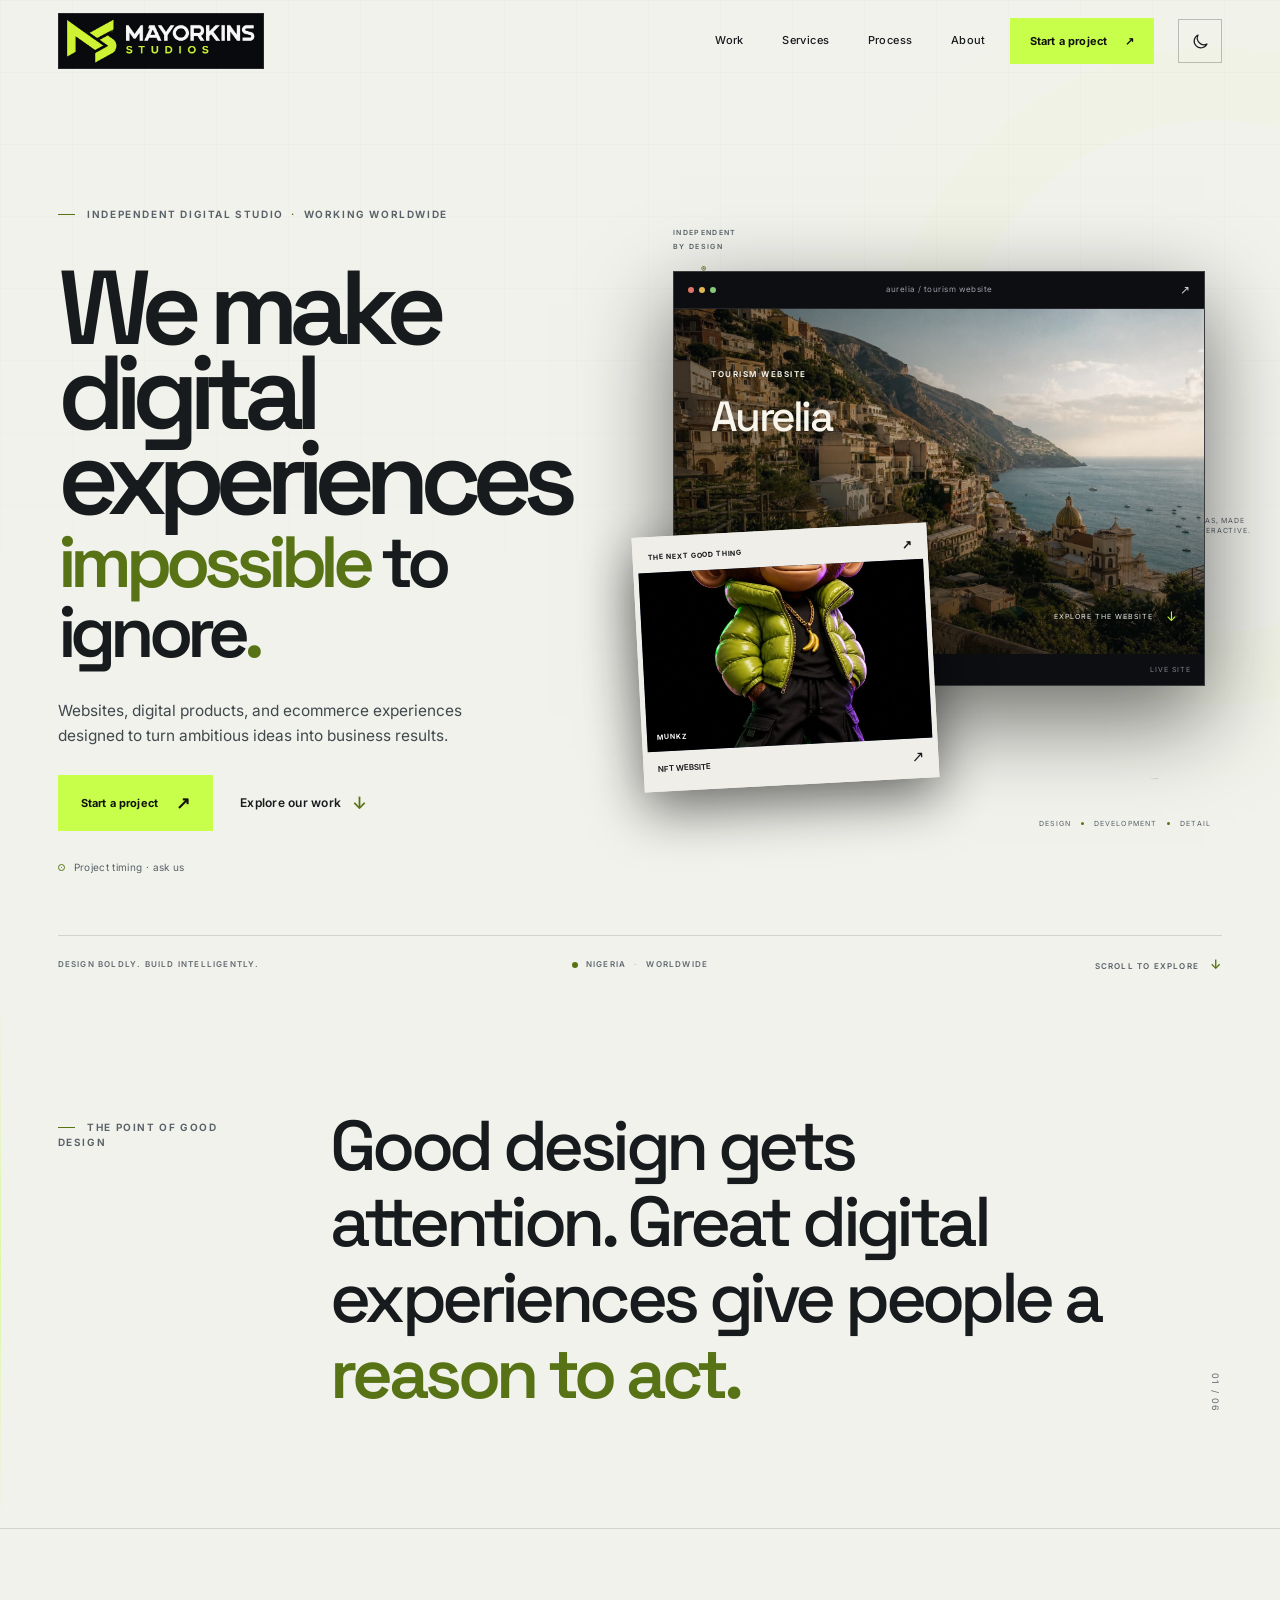
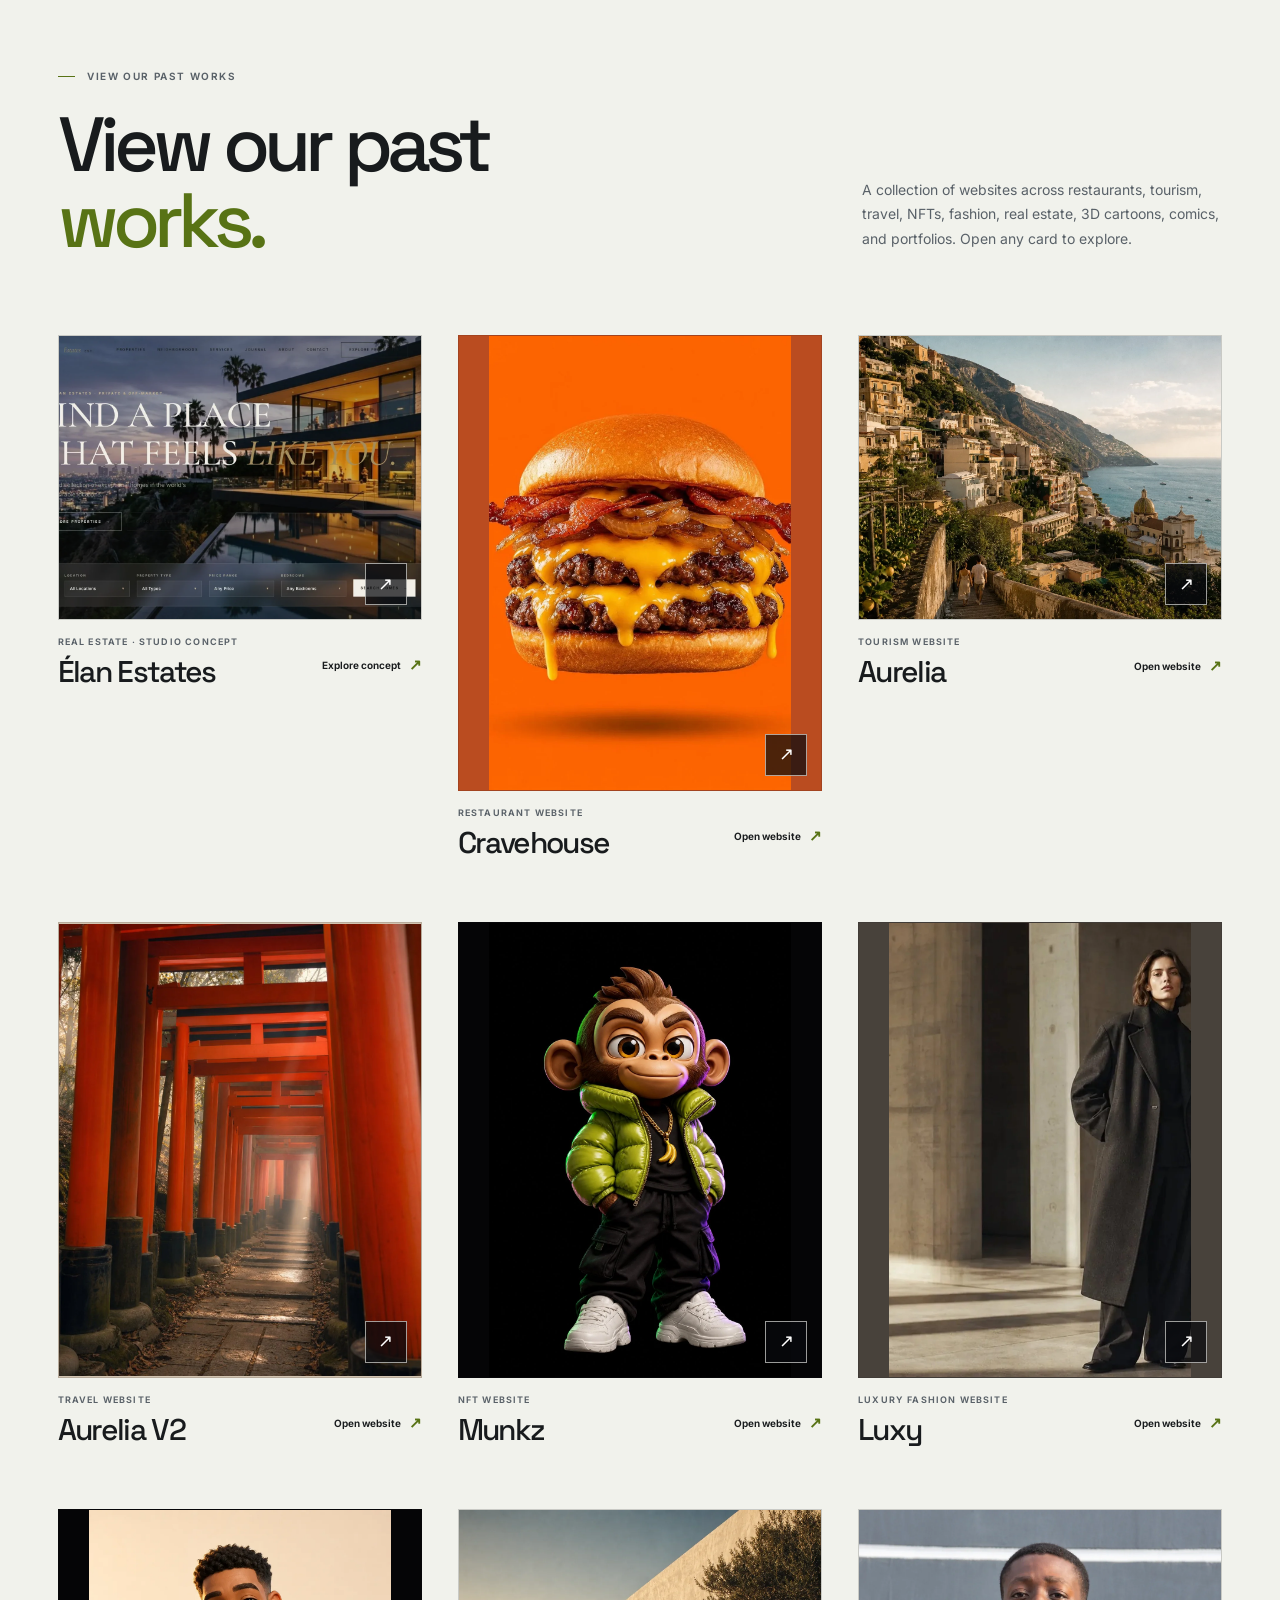
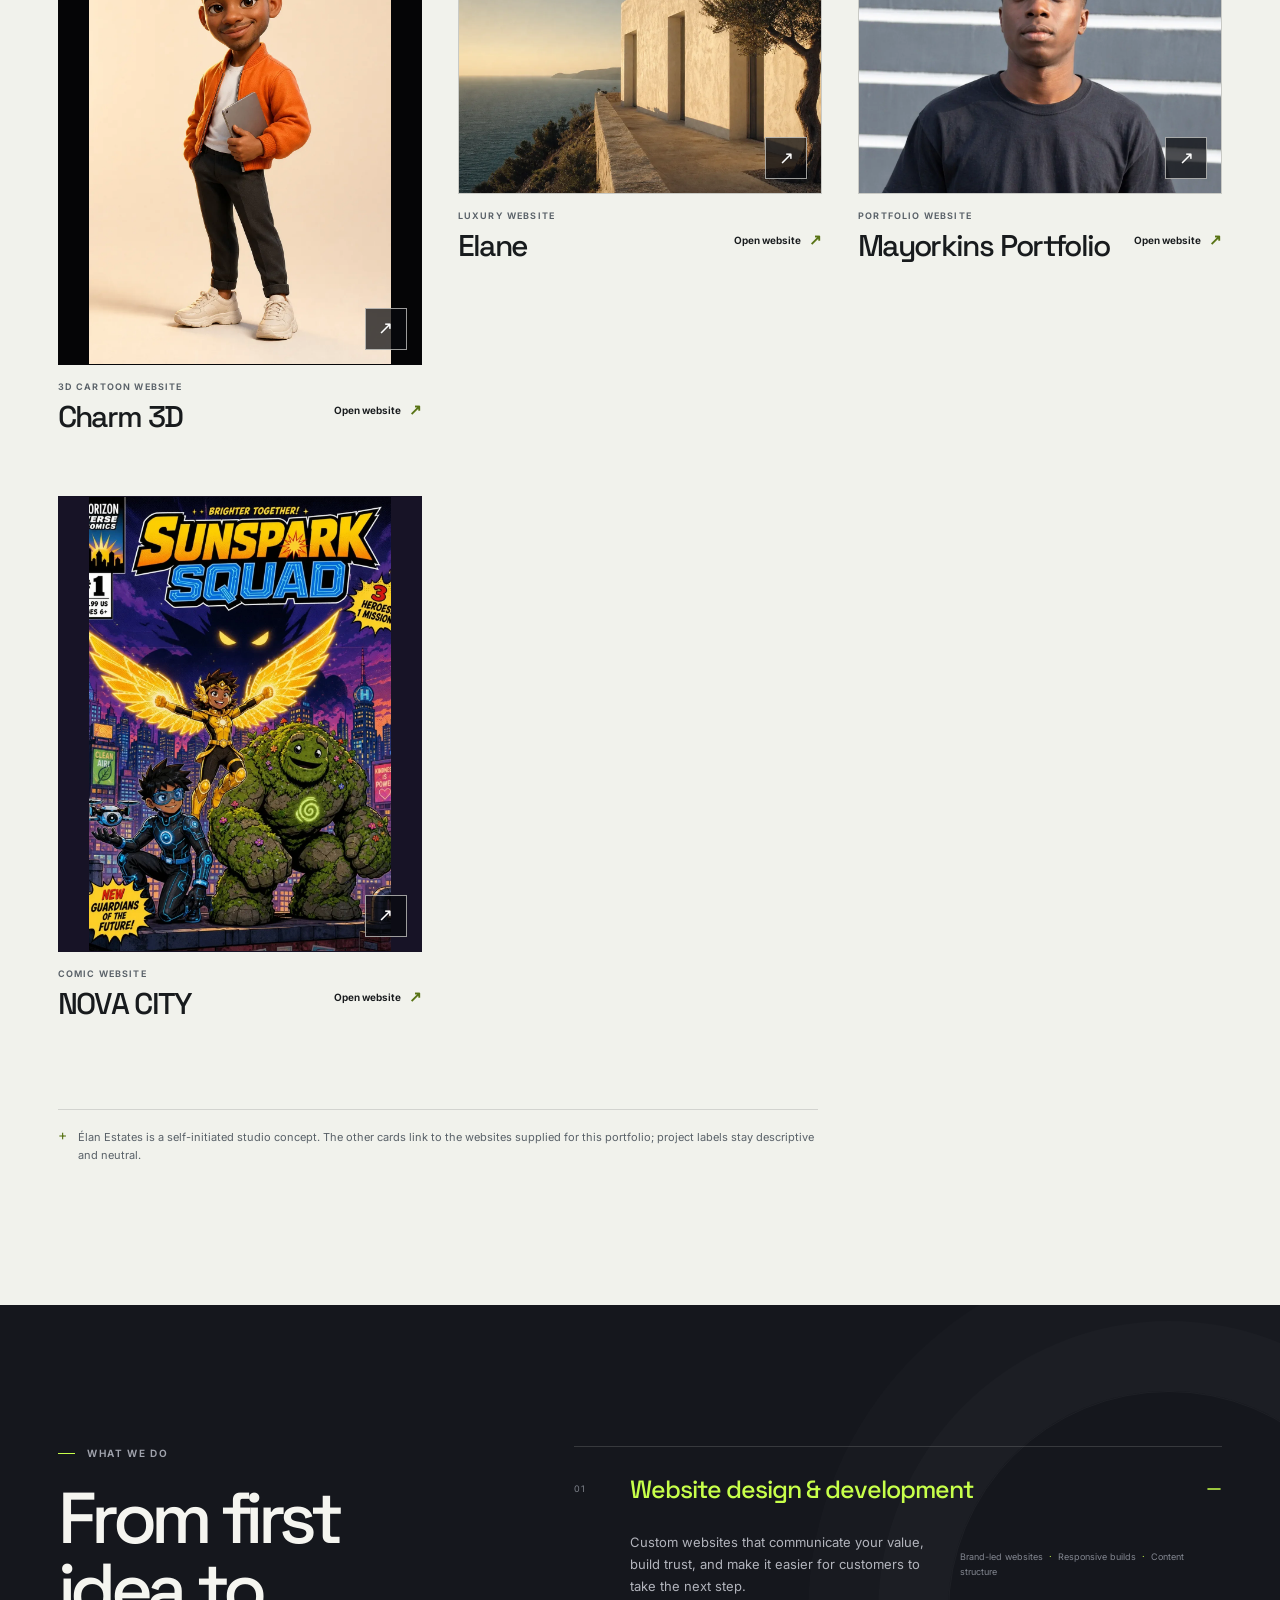
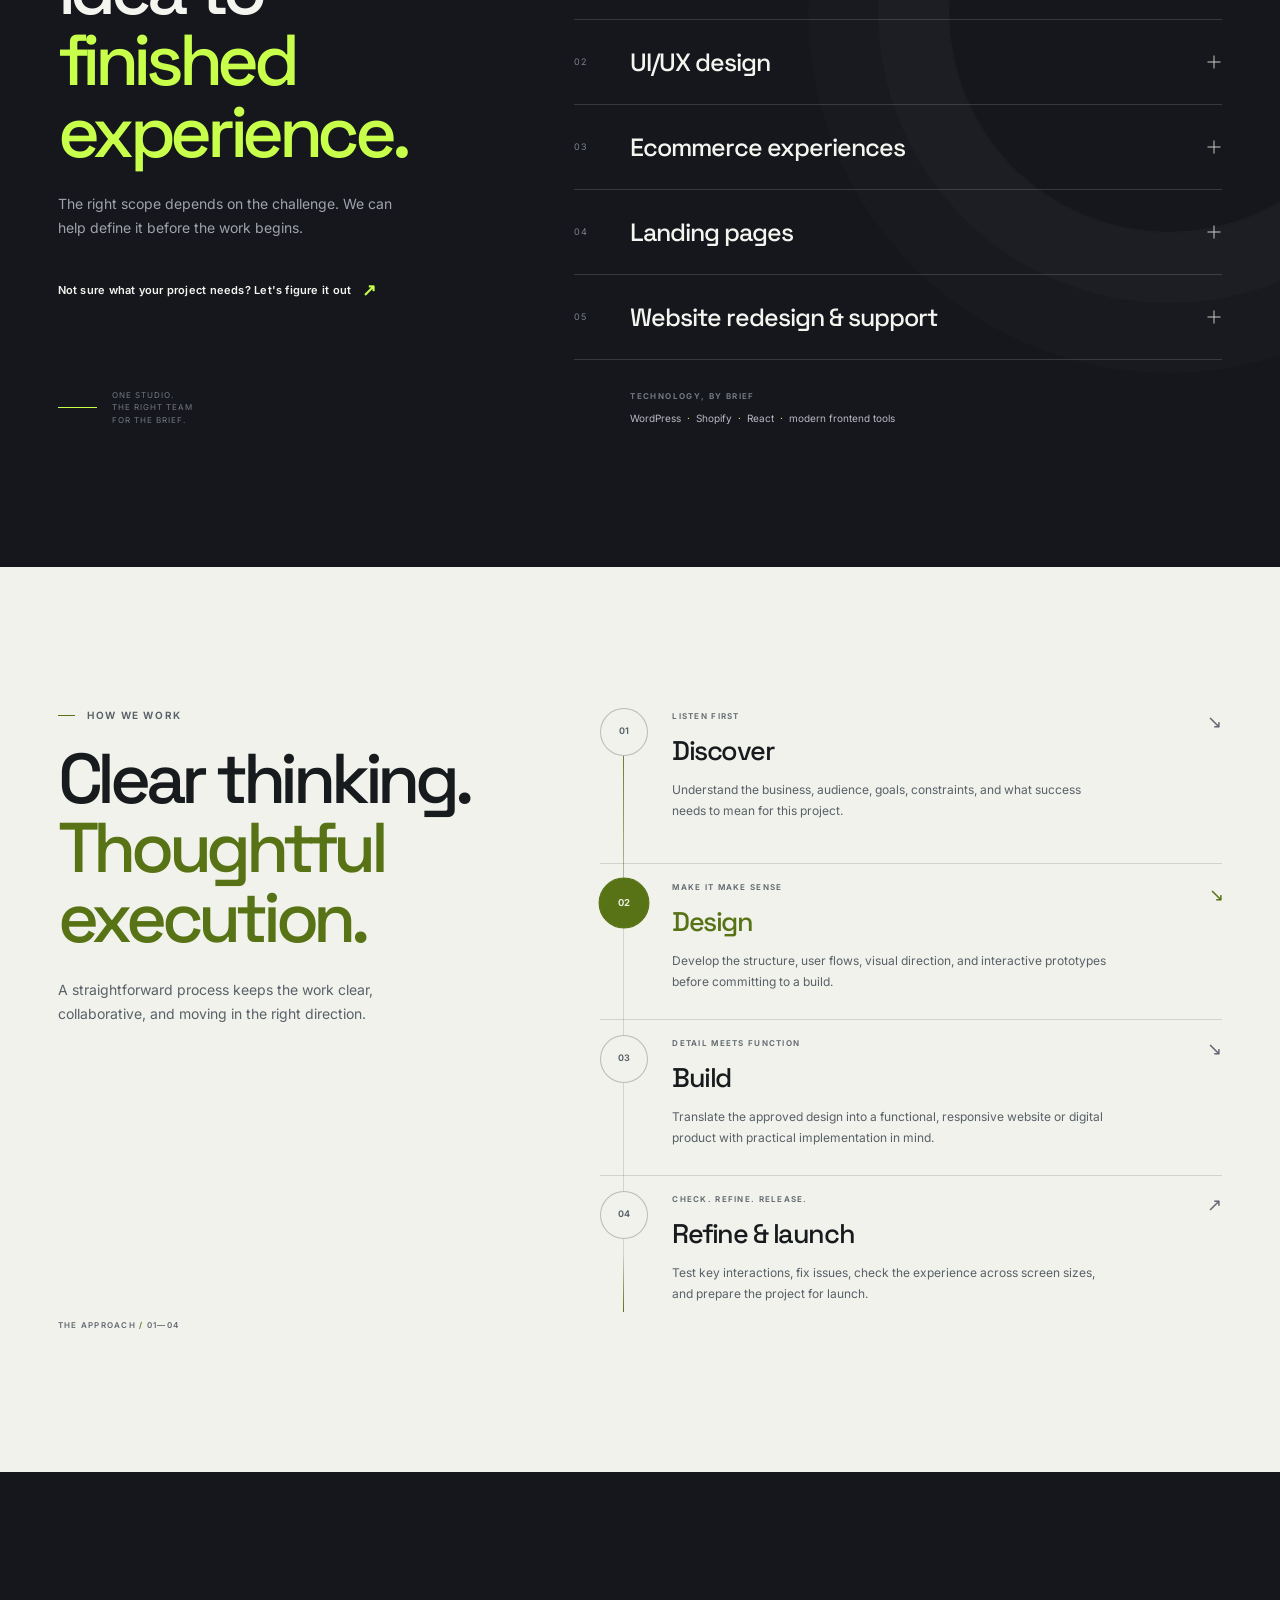
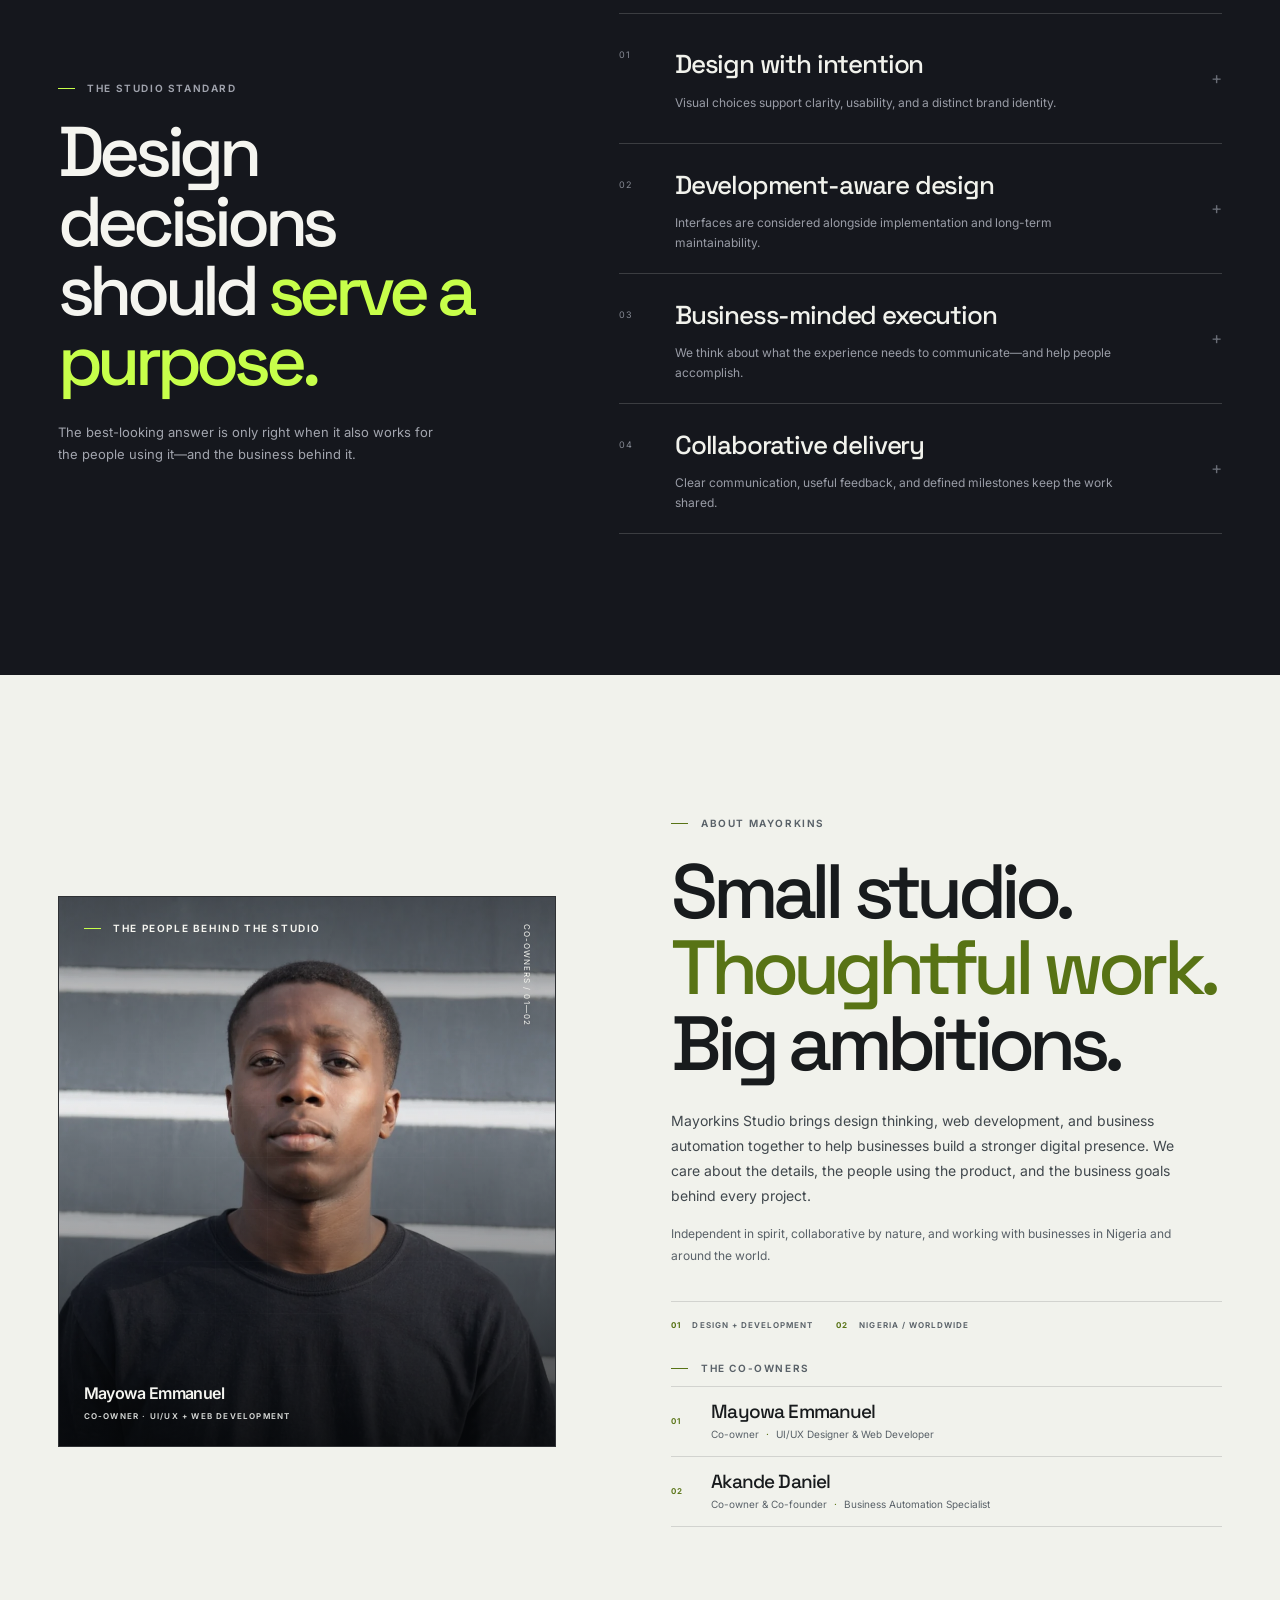
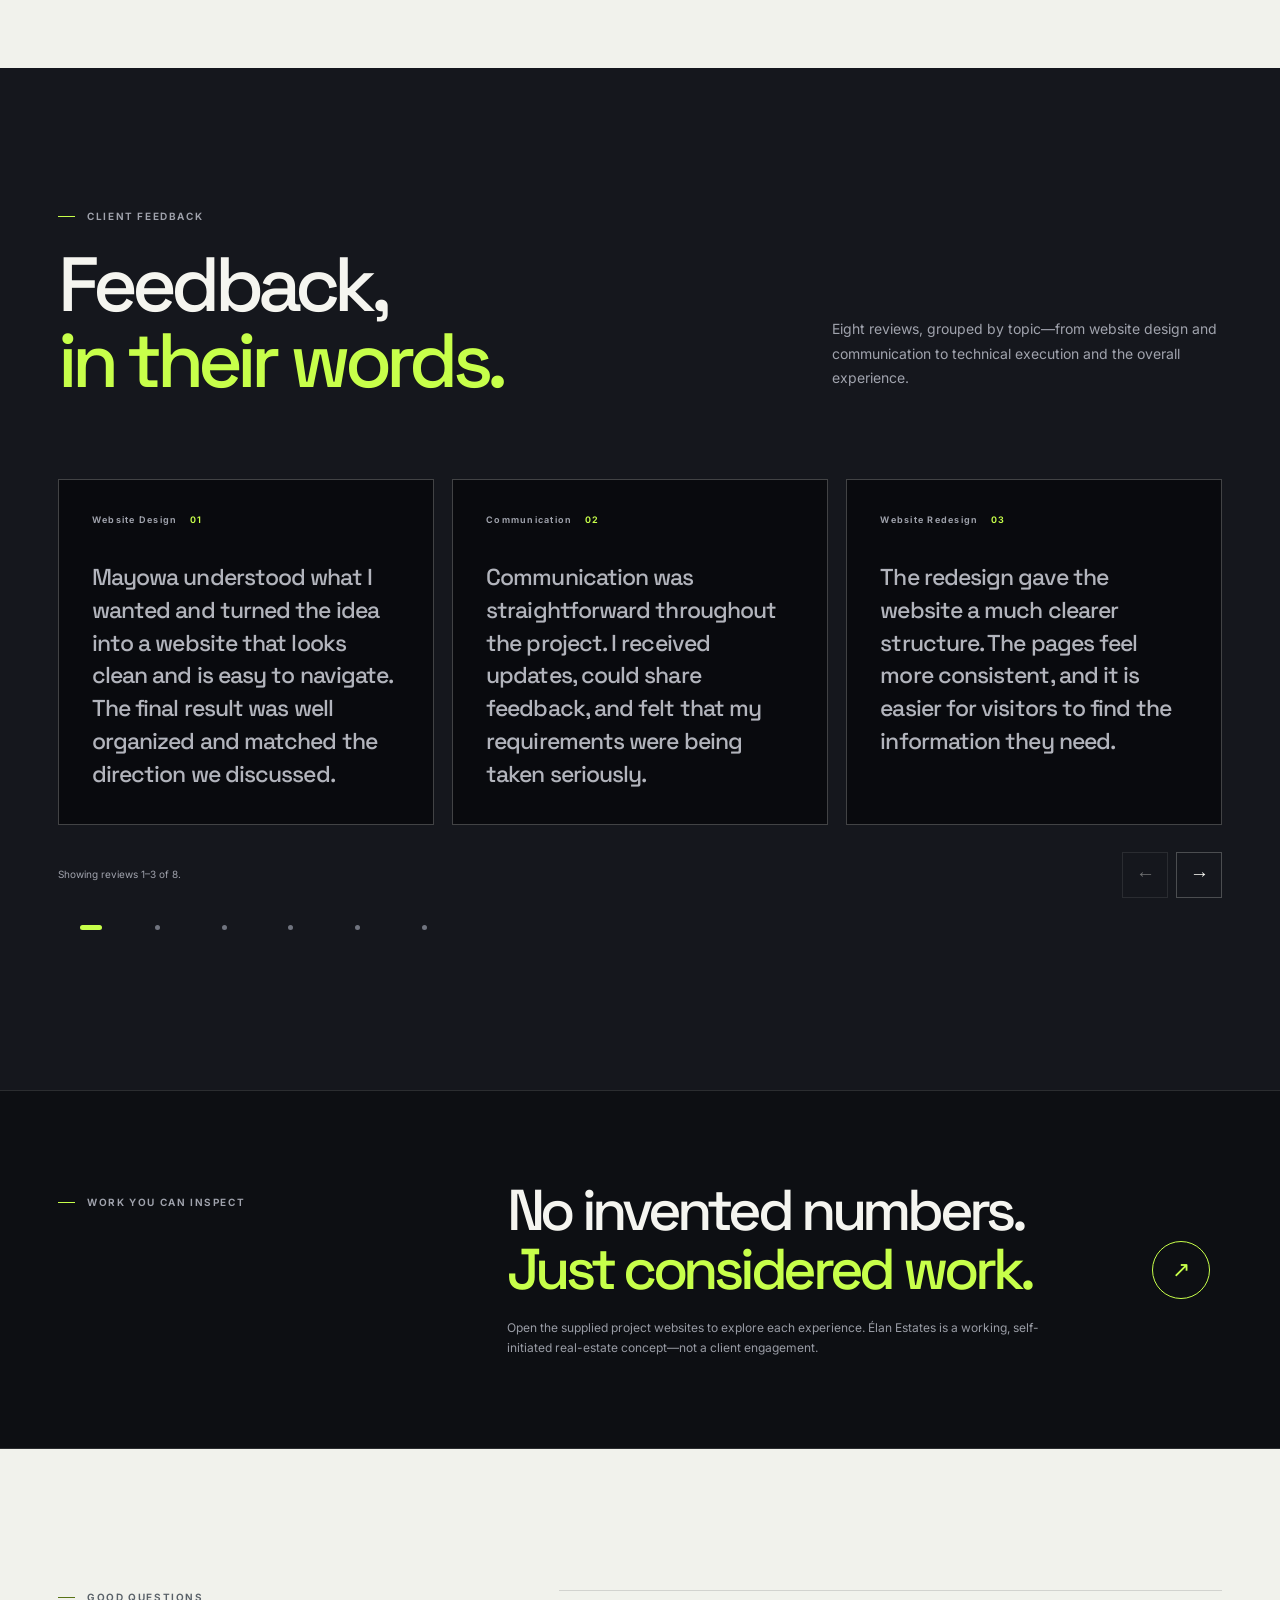
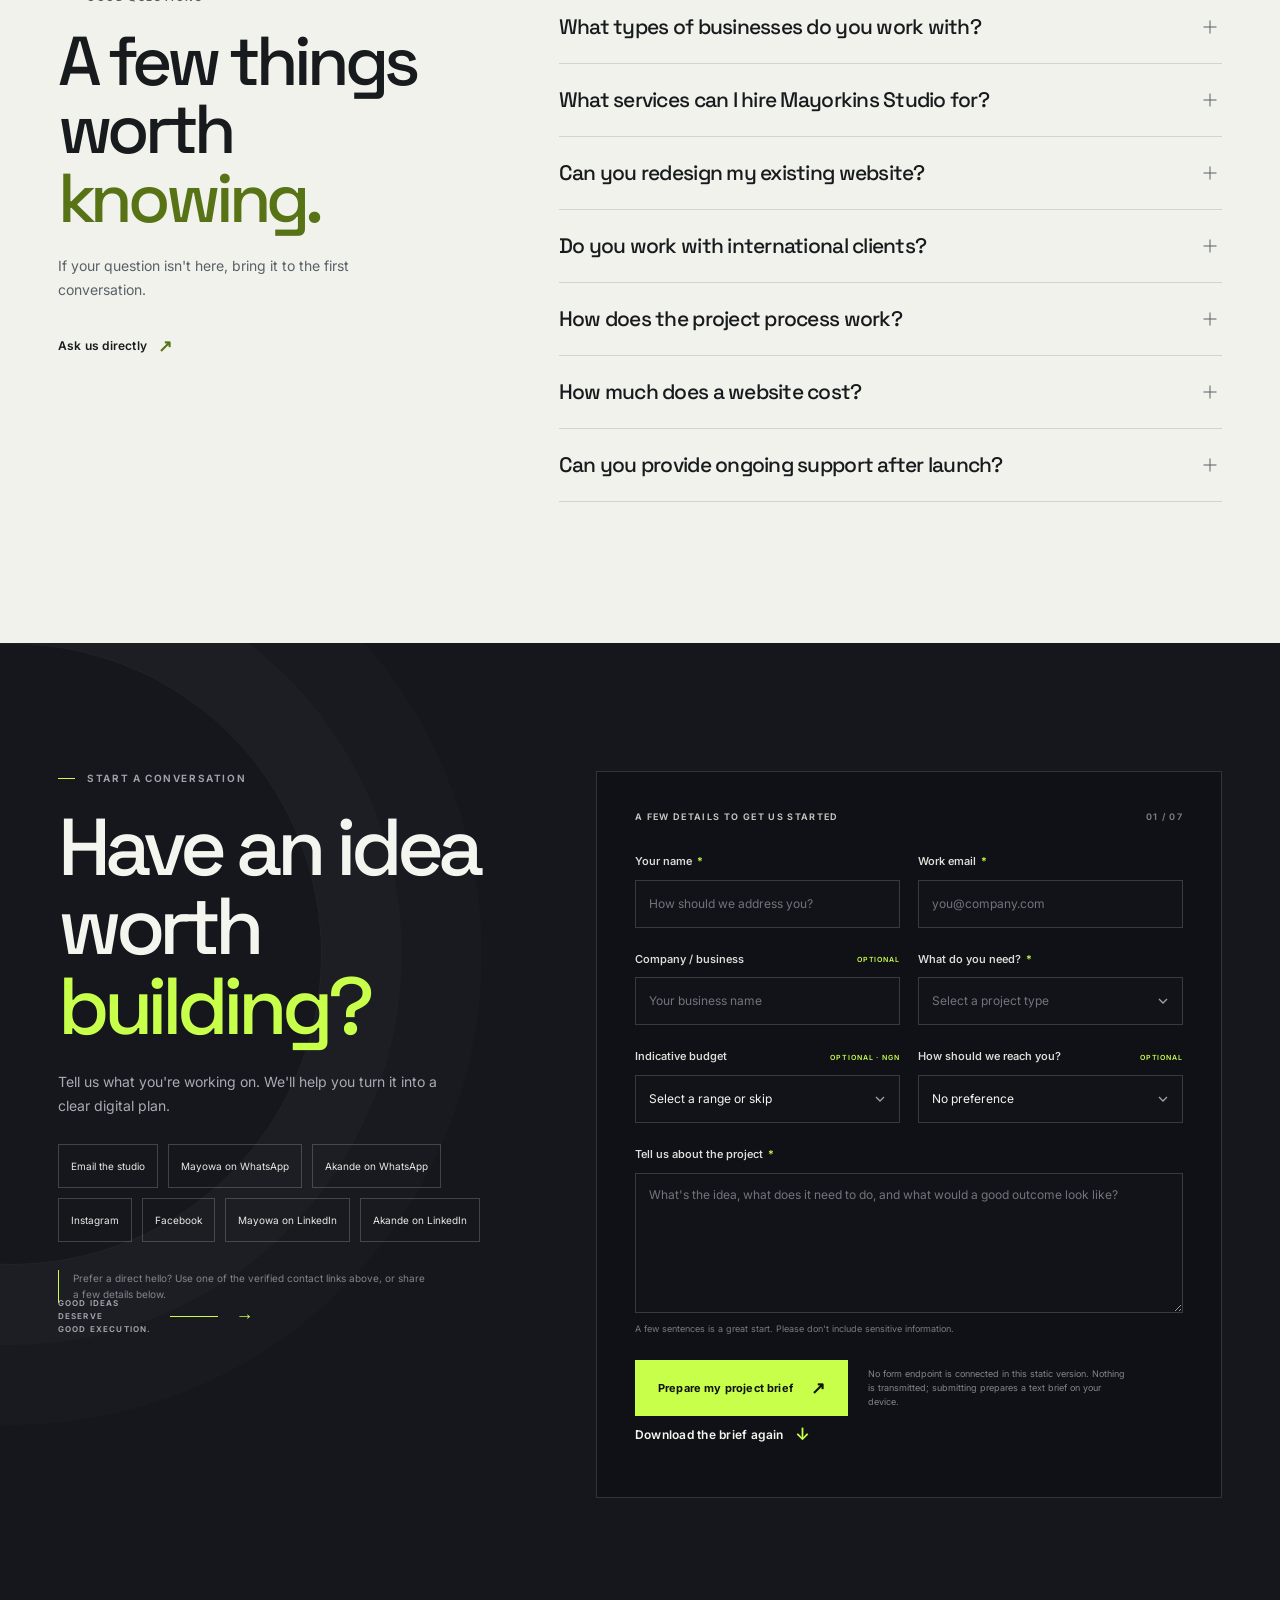
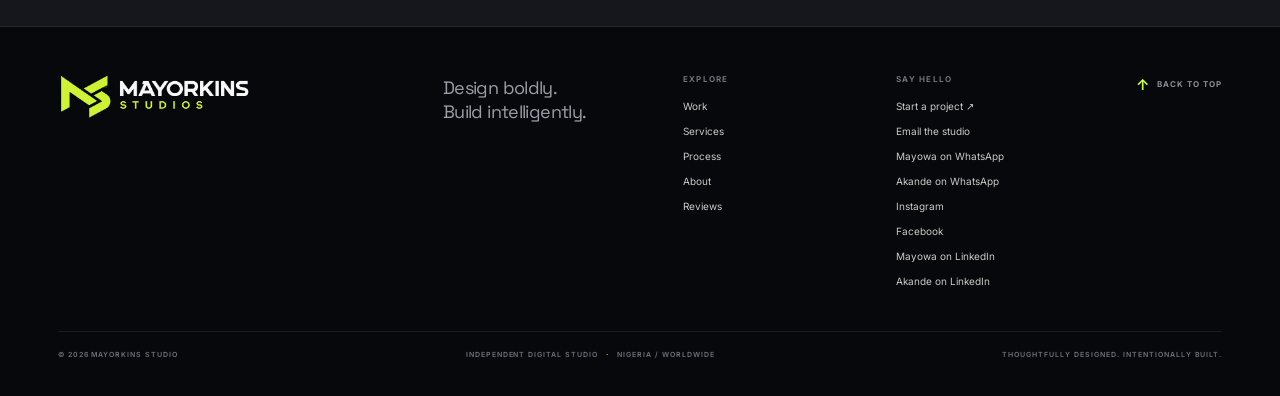
<file: index.html>
<!doctype html>
<html lang="en">
<head>
  <meta charset="utf-8">
  <meta name="viewport" content="width=device-width, initial-scale=1">
  <meta name="theme-color" content="#090A0E" data-theme-color>
  <meta name="color-scheme" content="light dark">
  <title>Mayorkins Studio — Digital Design & Development</title>
  <meta name="description" content="Mayorkins Studio designs and develops distinctive websites, digital products, ecommerce experiences and landing pages for ambitious businesses in Nigeria and worldwide.">
  <meta property="og:type" content="website">
  <meta property="og:title" content="Mayorkins Studio — Design boldly. Build intelligently.">
  <meta property="og:description" content="Websites, digital products, and ecommerce experiences designed to turn ambitious ideas into business results.">
  <meta property="og:image" content="assets/img/og-cover.webp">
  <meta name="twitter:card" content="summary_large_image">
  <meta name="twitter:title" content="Mayorkins Studio — Design boldly. Build intelligently.">
  <meta name="twitter:description" content="Independent digital studio. Working worldwide.">
  <meta name="twitter:image" content="assets/img/og-cover.webp">
  <link rel="icon" type="image/png" sizes="128x128" href="assets/img/mayorkins-mark.png">
  <link rel="preload" href="assets/fonts/space-grotesk-latin-variable.woff2" as="font" type="font/woff2" crossorigin>
  <link rel="preload" href="assets/fonts/inter-latin-variable.woff2" as="font" type="font/woff2" crossorigin>
  <script>
    (function () {
      var theme = 'dark';
      try {
        var savedTheme = localStorage.getItem('mayorkins-theme');
        theme = savedTheme === 'light' || savedTheme === 'dark'
          ? savedTheme
          : (window.matchMedia('(prefers-color-scheme: light)').matches ? 'light' : 'dark');
      } catch (error) {
        theme = window.matchMedia('(prefers-color-scheme: light)').matches ? 'light' : 'dark';
      }
      document.documentElement.dataset.theme = theme;
      var themeMeta = document.querySelector('meta[data-theme-color]');
      if (themeMeta) themeMeta.content = theme === 'dark' ? '#090A0E' : '#F1F2EC';
      document.documentElement.classList.add('js');
    })();
  </script>
  <link rel="stylesheet" href="assets/css/styles.css">
</head>
<body>
  <a class="skip-link" href="#main">Skip to content</a>
  <div class="page-progress" aria-hidden="true"><span data-progress></span></div>

  <header class="site-header" data-header>
    <nav class="nav-shell wrap" aria-label="Main navigation">
      <a class="wordmark" href="#top" aria-label="Mayorkins Studio home">
        <img class="wordmark-logo" src="assets/img/mayorkins-studios-logo.png" width="1224" height="298" alt="" fetchpriority="high">
      </a>

      <div class="nav-links" id="primary-navigation" data-nav-links>
        <a href="#work">Work</a>
        <a href="#services">Services</a>
        <a href="#process">Process</a>
        <a href="#about">About</a>
        <a class="nav-mobile-cta" href="#contact">Start a project <span aria-hidden="true">↗</span></a>
      </div>

      <a class="button button-lime nav-cta" href="#contact">Start a project <span aria-hidden="true">↗</span></a>
      <button class="theme-toggle" type="button" aria-label="Dark mode" aria-pressed="false" title="Switch to dark mode" data-theme-toggle>
        <svg class="theme-icon theme-icon-sun" viewBox="0 0 24 24" fill="none" aria-hidden="true"><circle cx="12" cy="12" r="3.5"></circle><path d="M12 2v2M12 20v2M4.93 4.93l1.42 1.42m11.3 11.3 1.42 1.42M2 12h2m16 0h2M4.93 19.07l1.42-1.42m11.3-11.3 1.42-1.42"></path></svg>
        <svg class="theme-icon theme-icon-moon" viewBox="0 0 24 24" fill="none" aria-hidden="true"><path d="M20.2 15.1A8.4 8.4 0 0 1 8.9 3.8 8.5 8.5 0 1 0 20.2 15.1Z"></path></svg>
      </button>
      <button class="menu-toggle" type="button" aria-label="Open navigation menu" aria-controls="primary-navigation" aria-expanded="false" data-menu-toggle>
        <span></span><span></span>
      </button>
    </nav>
  </header>

  <main id="main">
    <section class="hero section-shell" id="top" aria-labelledby="hero-title">
      <div class="hero-grid wrap">
        <div class="hero-copy">
          <p class="eyebrow hero-eyebrow"><span class="eyebrow-mark" aria-hidden="true"></span> INDEPENDENT DIGITAL STUDIO <span class="eyebrow-sep">·</span> WORKING WORLDWIDE</p>
          <h1 id="hero-title" class="hero-title">
            <span>We make</span>
            <span>digital</span>
            <span>experiences</span>
            <span class="hero-last"><em>impossible</em> to<br>ignore<span class="lime-period">.</span></span>
          </h1>
          <p class="hero-description">Websites, digital products, and ecommerce experiences designed to turn ambitious ideas into business results.</p>
          <div class="hero-actions">
            <a class="button button-lime button-large" href="#contact">Start a project <span class="arrow-icon" aria-hidden="true">↗</span></a>
            <a class="text-link hero-work-link" href="#work">Explore our work <span aria-hidden="true">↓</span></a>
          </div>
          <div class="hero-availability"><span class="availability-signal" aria-hidden="true"></span><span data-availability>Project timing · ask us</span></div>
        </div>

        <div class="hero-art" role="group" aria-label="Visual previews of selected websites">
          <div class="art-grid" aria-hidden="true"></div>
          <div class="hero-stamp"><span>INDEPENDENT</span><span>BY DESIGN</span><b>MS<span>®</span></b></div>
          <div class="browser-card hero-browser" data-reveal="scale">
            <div class="browser-topline">
              <div class="browser-dots" aria-hidden="true"><i></i><i></i><i></i></div>
              <span>aurelia / tourism website</span>
              <span class="browser-window-icon" aria-hidden="true">↗</span>
            </div>
            <div class="hero-browser-image">
              <img src="assets/img/work/aurelia.webp" alt="Coastal architecture featured on the Aurelia tourism website" width="1536" height="1024" fetchpriority="high">
              <div class="browser-image-shade"></div>
              <div class="browser-image-copy"><span>TOURISM WEBSITE</span><strong>Aurelia</strong></div>
              <div class="browser-scroll-cue"><span>EXPLORE THE WEBSITE</span><b aria-hidden="true">↓</b></div>
            </div>
            <div class="browser-foot"><span>AURELIA / TOURISM</span><span>LIVE SITE</span></div>
          </div>
          <div class="hero-mini-window">
            <div class="mini-window-top"><span>THE NEXT GOOD THING</span><span aria-hidden="true">↗</span></div>
            <div class="mini-window-product"><img src="assets/img/work/munkz.webp" alt="Stylized 3D monkey character featured on the Munkz website" width="1024" height="1536" loading="lazy"><span>MUNKZ</span></div>
            <div class="mini-window-bottom"><span>NFT WEBSITE</span><b aria-hidden="true">↗</b></div>
          </div>
          <div class="hero-art-index"><span>DESIGN</span><i aria-hidden="true"></i><span>DEVELOPMENT</span><i aria-hidden="true"></i><span>DETAIL</span></div>
          <div class="hero-corner-note"><span class="corner-cross" aria-hidden="true">+</span><span>IDEAS, MADE<br>INTERACTIVE.</span></div>
        </div>
      </div>
      <div class="hero-bottom wrap" aria-label="Studio details">
        <span>DESIGN BOLDLY. BUILD INTELLIGENTLY.</span>
        <span class="hero-bottom-center"><i aria-hidden="true"></i> NIGERIA <span>·</span> WORLDWIDE</span>
        <a href="#statement">SCROLL TO EXPLORE <span aria-hidden="true">↓</span></a>
      </div>
    </section>

    <section class="statement section-pad" id="statement" aria-labelledby="statement-title">
      <div class="wrap statement-grid">
        <p class="eyebrow" data-reveal><span class="eyebrow-mark" aria-hidden="true"></span> THE POINT OF GOOD DESIGN</p>
        <h2 id="statement-title" data-reveal>Good design gets attention. Great digital experiences give people a <em>reason to act.</em></h2>
        <span class="statement-index" aria-hidden="true">01 / 06</span>
      </div>
      <div class="statement-rule" aria-hidden="true"></div>
    </section>

    <section class="work section-pad" id="work" aria-labelledby="work-title">
      <div class="wrap">
        <div class="section-heading work-heading" data-reveal>
          <div>
            <p class="eyebrow"><span class="eyebrow-mark" aria-hidden="true"></span> VIEW OUR PAST WORKS</p>
            <h2 id="work-title">View our past<br><em>works.</em></h2>
          </div>
          <p class="section-intro">A collection of websites across restaurants, tourism, travel, NFTs, fashion, real estate, 3D cartoons, comics, and portfolios. Open any card to explore.</p>
        </div>

        <div class="past-work-grid">
          <article class="past-work-card past-work-card--wide past-work-card--elan" data-reveal>
            <a class="past-work-visual" href="projects/elan-estates/index.html" target="_blank" rel="noopener noreferrer" aria-label="Open the Élan Estates studio concept in a new tab">
              <img src="assets/img/work/elan-estates.webp" alt="Preview of the Élan Estates real-estate website concept" width="1440" height="900" loading="lazy">
              <span class="past-work-open" aria-hidden="true">↗</span>
            </a>
            <div class="past-work-info">
              <div><p class="past-work-type">REAL ESTATE <span aria-hidden="true">·</span> STUDIO CONCEPT</p><h3>Élan Estates</h3></div>
              <a class="past-work-action" href="projects/elan-estates/index.html" target="_blank" rel="noopener noreferrer">Explore concept <span aria-hidden="true">↗</span></a>
            </div>
          </article>

          <article class="past-work-card past-work-card--poster past-work-card--cravehouse" data-reveal>
            <a class="past-work-visual" href="https://mayorkins.github.io/cravehouse-site/" target="_blank" rel="noopener noreferrer" aria-label="Open the Cravehouse restaurant website in a new tab">
              <img src="assets/img/work/cravehouse.webp" alt="A burger cover image used for the Cravehouse restaurant website" width="1024" height="1536" loading="lazy">
              <span class="past-work-open" aria-hidden="true">↗</span>
            </a>
            <div class="past-work-info">
              <div><p class="past-work-type">RESTAURANT WEBSITE</p><h3>Cravehouse</h3></div>
              <a class="past-work-action" href="https://mayorkins.github.io/cravehouse-site/" target="_blank" rel="noopener noreferrer" aria-label="Open the Cravehouse restaurant website in a new tab">Open website <span aria-hidden="true">↗</span></a>
            </div>
          </article>

          <article class="past-work-card past-work-card--wide past-work-card--aurelia" data-reveal>
            <a class="past-work-visual" href="https://mayorkins.github.io/aurelia-site/" target="_blank" rel="noopener noreferrer" aria-label="Open the Aurelia tourism website in a new tab">
              <img src="assets/img/work/aurelia.webp" alt="Coastal architecture featured on the Aurelia tourism website" width="1536" height="1024" loading="lazy">
              <span class="past-work-open" aria-hidden="true">↗</span>
            </a>
            <div class="past-work-info">
              <div><p class="past-work-type">TOURISM WEBSITE</p><h3>Aurelia</h3></div>
              <a class="past-work-action" href="https://mayorkins.github.io/aurelia-site/" target="_blank" rel="noopener noreferrer" aria-label="Open the Aurelia tourism website in a new tab">Open website <span aria-hidden="true">↗</span></a>
            </div>
          </article>

          <article class="past-work-card past-work-card--poster past-work-card--aurelia-v2" data-reveal>
            <a class="past-work-visual" href="https://mayorkins.github.io/aurelia-v2-site/" target="_blank" rel="noopener noreferrer" aria-label="Open the Aurelia V2 travel website in a new tab">
              <img src="assets/img/work/aurelia-v2.webp" alt="A corridor of red torii gates featured on the Aurelia V2 travel website" width="1122" height="1402" loading="lazy">
              <span class="past-work-open" aria-hidden="true">↗</span>
            </a>
            <div class="past-work-info">
              <div><p class="past-work-type">TRAVEL WEBSITE</p><h3>Aurelia V2</h3></div>
              <a class="past-work-action" href="https://mayorkins.github.io/aurelia-v2-site/" target="_blank" rel="noopener noreferrer" aria-label="Open the Aurelia V2 travel website in a new tab">Open website <span aria-hidden="true">↗</span></a>
            </div>
          </article>

          <article class="past-work-card past-work-card--poster past-work-card--munkz" data-reveal>
            <a class="past-work-visual" href="https://mayorkins.github.io/munkz-site/" target="_blank" rel="noopener noreferrer" aria-label="Open the Munkz NFT website in a new tab">
              <img src="assets/img/work/munkz.webp" alt="A stylized 3D monkey character in a lime jacket for the Munkz NFT website" width="1024" height="1536" loading="lazy">
              <span class="past-work-open" aria-hidden="true">↗</span>
            </a>
            <div class="past-work-info">
              <div><p class="past-work-type">NFT WEBSITE</p><h3>Munkz</h3></div>
              <a class="past-work-action" href="https://mayorkins.github.io/munkz-site/" target="_blank" rel="noopener noreferrer" aria-label="Open the Munkz NFT website in a new tab">Open website <span aria-hidden="true">↗</span></a>
            </div>
          </article>

          <article class="past-work-card past-work-card--poster past-work-card--luxy" data-reveal>
            <a class="past-work-visual" href="https://mayorkins.github.io/luxy-site/" target="_blank" rel="noopener noreferrer" aria-label="Open the Luxy luxury fashion website in a new tab">
              <img src="assets/img/work/luxy.webp" alt="Fashion model wearing a dark coat in a minimalist stone setting for Luxy" width="1024" height="1536" loading="lazy">
              <span class="past-work-open" aria-hidden="true">↗</span>
            </a>
            <div class="past-work-info">
              <div><p class="past-work-type">LUXURY FASHION WEBSITE</p><h3>Luxy</h3></div>
              <a class="past-work-action" href="https://mayorkins.github.io/luxy-site/" target="_blank" rel="noopener noreferrer" aria-label="Open the Luxy luxury fashion website in a new tab">Open website <span aria-hidden="true">↗</span></a>
            </div>
          </article>

          <article class="past-work-card past-work-card--poster past-work-card--charm3d" data-reveal>
            <a class="past-work-visual" href="https://mayorkins.github.io/charm3d-site/" target="_blank" rel="noopener noreferrer" aria-label="Open the Charm 3D cartoon website in a new tab">
              <img src="assets/img/work/charm3d.webp" alt="A colorful 3D cartoon character featured on the Charm 3D website" width="1024" height="1536" loading="lazy">
              <span class="past-work-open" aria-hidden="true">↗</span>
            </a>
            <div class="past-work-info">
              <div><p class="past-work-type">3D CARTOON WEBSITE</p><h3>Charm 3D</h3></div>
              <a class="past-work-action" href="https://mayorkins.github.io/charm3d-site/" target="_blank" rel="noopener noreferrer" aria-label="Open the Charm 3D cartoon website in a new tab">Open website <span aria-hidden="true">↗</span></a>
            </div>
          </article>

          <article class="past-work-card past-work-card--wide past-work-card--elane" data-reveal>
            <a class="past-work-visual" href="https://mayorkins.github.io/elane-site/" target="_blank" rel="noopener noreferrer" aria-label="Open the Elane luxury website in a new tab">
              <img src="assets/img/work/elane.webp" alt="A sunlit coastal home featured on the Elane luxury website" width="1536" height="1024" loading="lazy">
              <span class="past-work-open" aria-hidden="true">↗</span>
            </a>
            <div class="past-work-info">
              <div><p class="past-work-type">LUXURY WEBSITE</p><h3>Elane</h3></div>
              <a class="past-work-action" href="https://mayorkins.github.io/elane-site/" target="_blank" rel="noopener noreferrer" aria-label="Open the Elane luxury website in a new tab">Open website <span aria-hidden="true">↗</span></a>
            </div>
          </article>

          <article class="past-work-card past-work-card--wide past-work-card--portfolio" data-reveal>
            <a class="past-work-visual" href="https://mayorkins.github.io/" target="_blank" rel="noopener noreferrer" aria-label="Open the Mayorkins portfolio website in a new tab">
              <img src="assets/img/work/mayorkins-portfolio.webp" alt="Mayowa Emmanuel portrait featured on the Mayorkins portfolio website" width="1448" height="1086" loading="lazy">
              <span class="past-work-open" aria-hidden="true">↗</span>
            </a>
            <div class="past-work-info">
              <div><p class="past-work-type">PORTFOLIO WEBSITE</p><h3>Mayorkins Portfolio</h3></div>
              <a class="past-work-action" href="https://mayorkins.github.io/" target="_blank" rel="noopener noreferrer" aria-label="Open the Mayorkins portfolio website in a new tab">Open website <span aria-hidden="true">↗</span></a>
            </div>
          </article>

          <article class="past-work-card past-work-card--poster past-work-card--nova-city" data-reveal>
            <a class="past-work-visual" href="https://mayorkins.github.io/nova-city/" target="_blank" rel="noopener noreferrer" aria-label="Open the NOVA CITY comic website in a new tab">
              <img src="assets/img/work/nova-city.webp" alt="Cover art for the Sunspark Squad comic featured on NOVA CITY" width="1024" height="1536" loading="lazy">
              <span class="past-work-open" aria-hidden="true">↗</span>
            </a>
            <div class="past-work-info">
              <div><p class="past-work-type">COMIC WEBSITE</p><h3>NOVA CITY</h3></div>
              <a class="past-work-action" href="https://mayorkins.github.io/nova-city/" target="_blank" rel="noopener noreferrer" aria-label="Open the NOVA CITY comic website in a new tab">Open website <span aria-hidden="true">↗</span></a>
            </div>
          </article>
        </div>
        <p class="work-integrity"><span aria-hidden="true">+</span> Élan Estates is a self-initiated studio concept. The other cards link to the websites supplied for this portfolio; project labels stay descriptive and neutral.</p>
      </div>
    </section>

    <section class="services section-pad section-contrast" id="services" aria-labelledby="services-title">
      <div class="wrap services-layout">
        <div class="services-intro" data-reveal>
          <p class="eyebrow"><span class="eyebrow-mark" aria-hidden="true"></span> WHAT WE DO</p>
          <h2 id="services-title">From first idea to <em>finished experience.</em></h2>
          <p class="section-intro">The right scope depends on the challenge. We can help define it before the work begins.</p>
          <a class="text-link service-cta" href="#contact">Not sure what your project needs? Let's figure it out <span aria-hidden="true">↗</span></a>
          <div class="services-side-note"><span class="side-note-rule" aria-hidden="true"></span><span>ONE STUDIO.<br>THE RIGHT TEAM<br>FOR THE BRIEF.</span></div>
        </div>
        <div class="service-list" data-reveal>
          <details class="service-row" open>
            <summary><span class="service-number">01</span><span class="service-title">Website design &amp; development</span><span class="service-cross" aria-hidden="true"></span></summary>
            <div class="service-copy"><p>Custom websites that communicate your value, build trust, and make it easier for customers to take the next step.</p><span>Brand-led websites <i>·</i> Responsive builds <i>·</i> Content structure</span></div>
          </details>
          <details class="service-row">
            <summary><span class="service-number">02</span><span class="service-title">UI/UX design</span><span class="service-cross" aria-hidden="true"></span></summary>
            <div class="service-copy"><p>User flows, wireframes, prototypes, and polished interfaces built around real user needs.</p><span>Research &amp; flows <i>·</i> Wireframes <i>·</i> Prototypes</span></div>
          </details>
          <details class="service-row">
            <summary><span class="service-number">03</span><span class="service-title">Ecommerce experiences</span><span class="service-cross" aria-hidden="true"></span></summary>
            <div class="service-copy"><p>Thoughtful online storefronts that help customers discover products, understand their options, and complete purchases.</p><span>Storefronts <i>·</i> Product journeys <i>·</i> Checkout UX</span></div>
          </details>
          <details class="service-row">
            <summary><span class="service-number">04</span><span class="service-title">Landing pages</span><span class="service-cross" aria-hidden="true"></span></summary>
            <div class="service-copy"><p>Focused landing pages that communicate a clear offer and guide visitors towards one meaningful action.</p><span>Campaign pages <i>·</i> Product launches <i>·</i> Lead capture</span></div>
          </details>
          <details class="service-row">
            <summary><span class="service-number">05</span><span class="service-title">Website redesign &amp; support</span><span class="service-cross" aria-hidden="true"></span></summary>
            <div class="service-copy"><p>Improve an existing website's visual quality, usability, structure, and maintainability.</p><span>Design refresh <i>·</i> UX improvements <i>·</i> Ongoing care</span></div>
          </details>
          <p class="technology-note"><span>TECHNOLOGY, BY BRIEF</span><span>WordPress <i>·</i> Shopify <i>·</i> React <i>·</i> modern frontend tools</span></p>
        </div>
      </div>
    </section>

    <section class="process section-pad" id="process" aria-labelledby="process-title">
      <div class="wrap process-layout">
        <div class="process-heading" data-reveal>
          <p class="eyebrow"><span class="eyebrow-mark" aria-hidden="true"></span> HOW WE WORK</p>
          <h2 id="process-title">Clear thinking.<br><em>Thoughtful execution.</em></h2>
          <p class="section-intro">A straightforward process keeps the work clear, collaborative, and moving in the right direction.</p>
          <span class="process-side-index">THE APPROACH <i> / </i> 01—04</span>
        </div>
        <ol class="process-list">
          <li class="process-step is-active" data-step data-reveal>
            <span class="process-marker" aria-hidden="true">01</span>
            <div><p class="step-kicker">LISTEN FIRST</p><h3>Discover</h3><p>Understand the business, audience, goals, constraints, and what success needs to mean for this project.</p></div>
            <span class="step-arrow" aria-hidden="true">↘</span>
          </li>
          <li class="process-step" data-step data-reveal>
            <span class="process-marker" aria-hidden="true">02</span>
            <div><p class="step-kicker">MAKE IT MAKE SENSE</p><h3>Design</h3><p>Develop the structure, user flows, visual direction, and interactive prototypes before committing to a build.</p></div>
            <span class="step-arrow" aria-hidden="true">↘</span>
          </li>
          <li class="process-step" data-step data-reveal>
            <span class="process-marker" aria-hidden="true">03</span>
            <div><p class="step-kicker">DETAIL MEETS FUNCTION</p><h3>Build</h3><p>Translate the approved design into a functional, responsive website or digital product with practical implementation in mind.</p></div>
            <span class="step-arrow" aria-hidden="true">↘</span>
          </li>
          <li class="process-step" data-step data-reveal>
            <span class="process-marker" aria-hidden="true">04</span>
            <div><p class="step-kicker">CHECK. REFINE. RELEASE.</p><h3>Refine &amp; launch</h3><p>Test key interactions, fix issues, check the experience across screen sizes, and prepare the project for launch.</p></div>
            <span class="step-arrow" aria-hidden="true">↗</span>
          </li>
        </ol>
      </div>
    </section>

    <section class="principles section-pad section-contrast" aria-labelledby="principles-title">
      <div class="wrap principles-layout">
        <div class="principles-lead" data-reveal>
          <p class="eyebrow"><span class="eyebrow-mark" aria-hidden="true"></span> THE STUDIO STANDARD</p>
          <h2 id="principles-title">Design decisions should <em>serve a purpose.</em></h2>
          <p class="principles-note">The best-looking answer is only right when it also works for the people using it—and the business behind it.</p>
        </div>
        <div class="principle-list" data-reveal>
          <article class="principle-item"><span class="principle-number">01</span><div><h3>Design with intention</h3><p>Visual choices support clarity, usability, and a distinct brand identity.</p></div><span class="principle-mark" aria-hidden="true">+</span></article>
          <article class="principle-item"><span class="principle-number">02</span><div><h3>Development-aware design</h3><p>Interfaces are considered alongside implementation and long-term maintainability.</p></div><span class="principle-mark" aria-hidden="true">+</span></article>
          <article class="principle-item"><span class="principle-number">03</span><div><h3>Business-minded execution</h3><p>We think about what the experience needs to communicate—and help people accomplish.</p></div><span class="principle-mark" aria-hidden="true">+</span></article>
          <article class="principle-item"><span class="principle-number">04</span><div><h3>Collaborative delivery</h3><p>Clear communication, useful feedback, and defined milestones keep the work shared.</p></div><span class="principle-mark" aria-hidden="true">+</span></article>
        </div>
      </div>
    </section>

    <section class="about section-pad" id="about" aria-labelledby="about-title">
      <div class="wrap about-layout">
        <figure class="about-art about-portrait-card" data-reveal="scale">
          <img class="about-portrait" src="assets/img/mayowa.webp" alt="Portrait of Mayowa Emmanuel, co-owner of Mayorkins Studio" width="1448" height="1086" loading="lazy">
          <div class="about-photo-shade" aria-hidden="true"></div>
          <div class="about-art-grid" aria-hidden="true"></div>
          <p class="eyebrow"><span class="eyebrow-mark" aria-hidden="true"></span> THE PEOPLE BEHIND THE STUDIO</p>
          <span class="about-art-index">CO-OWNERS / 01—02</span>
          <figcaption class="about-art-caption"><strong>Mayowa Emmanuel</strong><span>CO-OWNER · UI/UX + WEB DEVELOPMENT</span></figcaption>
        </figure>
        <div class="about-copy" data-reveal>
          <p class="eyebrow"><span class="eyebrow-mark" aria-hidden="true"></span> ABOUT MAYORKINS</p>
          <h2 id="about-title">Small studio.<br><em>Thoughtful work.</em><br>Big ambitions.</h2>
          <p class="about-paragraph">Mayorkins Studio brings design thinking, web development, and business automation together to help businesses build a stronger digital presence. We care about the details, the people using the product, and the business goals behind every project.</p>
          <p class="about-paragraph about-paragraph-muted">Independent in spirit, collaborative by nature, and working with businesses in Nigeria and around the world.</p>
          <div class="about-meta"><span><b>01</b> DESIGN + DEVELOPMENT</span><span><b>02</b> NIGERIA / WORLDWIDE</span></div>
          <div class="about-team" aria-label="Mayorkins Studio co-owners">
            <p class="eyebrow about-team-label"><span class="eyebrow-mark" aria-hidden="true"></span> THE CO-OWNERS</p>
            <div class="about-team-list">
              <article class="about-person"><span class="about-person-index">01</span><div class="about-person-copy"><h3>Mayowa Emmanuel</h3><p>Co-owner <i>·</i> UI/UX Designer &amp; Web Developer</p></div></article>
              <article class="about-person"><span class="about-person-index">02</span><div class="about-person-copy"><h3>Akande Daniel</h3><p>Co-owner &amp; Co-founder <i>·</i> Business Automation Specialist</p></div></article>
            </div>
          </div>
        </div>
      </div>
    </section>

        <section class="reviews section-pad section-contrast" id="reviews" aria-labelledby="reviews-title">
      <div class="wrap">
        <div class="section-heading reviews-heading" data-reveal>
          <div>
            <p class="eyebrow"><span class="eyebrow-mark" aria-hidden="true"></span> CLIENT FEEDBACK</p>
            <h2 id="reviews-title">Feedback,<br><em>in their words.</em></h2>
          </div>
          <p class="section-intro">Eight reviews, grouped by topic—from website design and communication to technical execution and the overall experience.</p>
        </div>

        <div class="reviews-carousel" data-review-carousel role="region" aria-roledescription="carousel" aria-label="Client review carousel">
          <div class="review-track" id="review-track" data-review-track role="group" aria-label="Review cards" tabindex="0">
          <article class="review-card" role="group" aria-roledescription="slide" aria-label="Website Design review 1 of 8">
            <p class="review-card-tag"><span>Website Design</span><b aria-hidden="true">01</b></p>
            <blockquote class="review-card-copy">Mayowa understood what I wanted and turned the idea into a website that looks clean and is easy to navigate. The final result was well organized and matched the direction we discussed.</blockquote>
          </article>
          <article class="review-card" role="group" aria-roledescription="slide" aria-label="Communication review 2 of 8">
            <p class="review-card-tag"><span>Communication</span><b aria-hidden="true">02</b></p>
            <blockquote class="review-card-copy">Communication was straightforward throughout the project. I received updates, could share feedback, and felt that my requirements were being taken seriously.</blockquote>
          </article>
          <article class="review-card" role="group" aria-roledescription="slide" aria-label="Website Redesign review 3 of 8">
            <p class="review-card-tag"><span>Website Redesign</span><b aria-hidden="true">03</b></p>
            <blockquote class="review-card-copy">The redesign gave the website a much clearer structure. The pages feel more consistent, and it is easier for visitors to find the information they need.</blockquote>
          </article>
          <article class="review-card" role="group" aria-roledescription="slide" aria-label="UI/UX Design review 4 of 8">
            <p class="review-card-tag"><span>UI/UX Design</span><b aria-hidden="true">04</b></p>
            <blockquote class="review-card-copy">The designs were thoughtfully put together, with good attention to spacing, colors, and usability. The result felt polished without making the interface unnecessarily complicated.</blockquote>
          </article>
          <article class="review-card" role="group" aria-roledescription="slide" aria-label="Ecommerce Website review 5 of 8">
            <p class="review-card-tag"><span>Ecommerce Website</span><b aria-hidden="true">05</b></p>
            <blockquote class="review-card-copy">The store layout made the products easier to browse, and the overall shopping experience felt more organized. I appreciated the attention given to the customer journey.</blockquote>
          </article>
          <article class="review-card" role="group" aria-roledescription="slide" aria-label="Landing Page review 6 of 8">
            <p class="review-card-tag"><span>Landing Page</span><b aria-hidden="true">06</b></p>
            <blockquote class="review-card-copy">The landing page communicates the offer much more clearly. The layout guides visitors through the information, and the main call to action is easy to find.</blockquote>
          </article>
          <article class="review-card" role="group" aria-roledescription="slide" aria-label="Technical Execution review 7 of 8">
            <p class="review-card-tag"><span>Technical Execution</span><b aria-hidden="true">07</b></p>
            <blockquote class="review-card-copy">I appreciated the balance between design and functionality. The website wasn't just visually appealing; the structure and interactions were also considered carefully.</blockquote>
          </article>
          <article class="review-card" role="group" aria-roledescription="slide" aria-label="Overall Experience review 8 of 8">
            <p class="review-card-tag"><span>Overall Experience</span><b aria-hidden="true">08</b></p>
            <blockquote class="review-card-copy">Working with Mayowa was a positive experience. He paid attention to the details, listened to feedback, and worked towards delivering something that met the project's needs.</blockquote>
          </article>
          </div>
          <div class="review-controls" data-review-controls hidden>
            <div class="review-controls-main">
              <p class="review-status" data-review-status aria-live="polite" aria-atomic="true"></p>
              <div class="review-control-actions">
                <button class="review-control" type="button" data-review-prev aria-label="Previous reviews" aria-controls="review-track" disabled><span aria-hidden="true">←</span></button>
                <button class="review-control" type="button" data-review-next aria-label="Next reviews" aria-controls="review-track"><span aria-hidden="true">→</span></button>
              </div>
            </div>
            <div class="review-dots" data-review-dots role="group" aria-label="Choose reviews"></div>
          </div>
        </div>
      </div>
    </section>

<section class="proof-band" aria-labelledby="proof-title">
      <div class="wrap proof-layout" data-reveal>
        <p class="eyebrow"><span class="eyebrow-mark" aria-hidden="true"></span> WORK YOU CAN INSPECT</p>
        <div><h2 id="proof-title">No invented numbers.<br><em>Just considered work.</em></h2><p>Open the supplied project websites to explore each experience. Élan Estates is a working, self-initiated real-estate concept—not a client engagement.</p></div>
        <a class="round-link" href="https://mayorkins.github.io/" target="_blank" rel="noopener noreferrer" aria-label="Open the Mayorkins portfolio in a new tab"><span aria-hidden="true">↗</span></a>
      </div>
    </section>

    <section class="faq section-pad" id="faq" aria-labelledby="faq-title">
      <div class="wrap faq-layout">
        <div class="faq-intro" data-reveal>
          <p class="eyebrow"><span class="eyebrow-mark" aria-hidden="true"></span> GOOD QUESTIONS</p>
          <h2 id="faq-title">A few things<br>worth <em>knowing.</em></h2>
          <p class="section-intro">If your question isn't here, bring it to the first conversation.</p>
          <a href="#contact" class="text-link">Ask us directly <span aria-hidden="true">↗</span></a>
        </div>
        <div class="faq-list" data-reveal>
          <details class="faq-item"><summary>What types of businesses do you work with?<span class="faq-icon" aria-hidden="true"></span></summary><div class="faq-answer"><p>Small and growing businesses, founders, ecommerce brands, and teams launching or improving a digital product. The best fit is a project with a clear problem to solve and people willing to work collaboratively.</p></div></details>
          <details class="faq-item"><summary>What services can I hire Mayorkins Studio for?<span class="faq-icon" aria-hidden="true"></span></summary><div class="faq-answer"><p>Website design and development, UI/UX, ecommerce experiences, focused landing pages, and website redesign or support. We can shape a project around one service or a connected end-to-end scope.</p></div></details>
          <details class="faq-item"><summary>Can you redesign my existing website?<span class="faq-icon" aria-hidden="true"></span></summary><div class="faq-answer"><p>Yes. We can review what's working, where people get stuck, and what the business needs next—then recommend a visual, structural, or technical scope that fits.</p></div></details>
          <details class="faq-item"><summary>Do you work with international clients?<span class="faq-icon" aria-hidden="true"></span></summary><div class="faq-answer"><p>Yes. Mayorkins Studio works remotely with businesses in Nigeria and internationally. Project communication and meeting times are agreed together at the start.</p></div></details>
          <details class="faq-item"><summary>How does the project process work?<span class="faq-icon" aria-hidden="true"></span></summary><div class="faq-answer"><p>We start by understanding the brief, then agree scope and milestones before moving through discovery, design, build, and refinement. The exact plan depends on the project.</p></div></details>
          <details class="faq-item"><summary>How much does a website cost?<span class="faq-icon" aria-hidden="true"></span></summary><div class="faq-answer"><p>Pricing depends on scope, complexity, content, integrations, and what needs to be built. Share your brief and an indicative budget, if you have one, and we'll respond with a scope-appropriate estimate.</p></div></details>
          <details class="faq-item"><summary>Can you provide ongoing support after launch?<span class="faq-icon" aria-hidden="true"></span></summary><div class="faq-answer"><p>Support can be included as a separately scoped arrangement, depending on the platform and what the site needs after launch. We'll make responsibilities and any ongoing costs clear before work begins.</p></div></details>
        </div>
      </div>
    </section>

    <section class="contact section-pad" id="contact" aria-labelledby="contact-title">
      <div class="wrap contact-wrap">
        <div class="contact-heading" data-reveal>
          <p class="eyebrow"><span class="eyebrow-mark" aria-hidden="true"></span> START A CONVERSATION</p>
          <h2 id="contact-title">Have an idea<br>worth <em>building?</em></h2>
          <p class="contact-lede">Tell us what you're working on. We'll help you turn it into a clear digital plan.</p>
          <div class="contact-direct" data-contact-links hidden aria-label="Direct contact options"></div>
          <div class="contact-note" data-contact-note>No public email or direct channel has been configured yet. In this preview, the form prepares a project brief on your device; it does not send it.</div>
          <div class="contact-graphic" aria-hidden="true"><span>GOOD IDEAS<br>DESERVE<br>GOOD EXECUTION.</span><i></i><b>→</b></div>
        </div>

        <form class="inquiry-form" id="project-form" novalidate data-reveal>
          <noscript><p class="form-noscript">JavaScript is disabled, so this brief-builder form is inactive. No enquiry has been sent. Enable JavaScript and configure a verified contact channel or secure form endpoint before launch.</p></noscript>
          <p class="form-heading">A FEW DETAILS TO GET US STARTED <span>01 / 07</span></p>
          <div class="form-grid">
            <div class="form-field">
              <label for="full-name">Your name <span>*</span></label>
              <input id="full-name" name="name" type="text" autocomplete="name" required maxlength="120" aria-describedby="name-error" placeholder="How should we address you?">
              <span class="field-error" id="name-error"></span>
            </div>
            <div class="form-field">
              <label for="email">Work email <span>*</span></label>
              <input id="email" name="email" type="email" autocomplete="email" required maxlength="254" aria-describedby="email-error" placeholder="you@company.com">
              <span class="field-error" id="email-error"></span>
            </div>
            <div class="form-field">
              <label for="company">Company / business <span class="optional">OPTIONAL</span></label>
              <input id="company" name="company" type="text" autocomplete="organization" maxlength="160" placeholder="Your business name">
            </div>
            <div class="form-field">
              <label for="project-type">What do you need? <span>*</span></label>
              <select id="project-type" name="projectType" required aria-describedby="project-type-error">
                <option value="" selected disabled>Select a project type</option>
                <option>Website design &amp; development</option>
                <option>UI/UX design</option>
                <option>Ecommerce experience</option>
                <option>Landing page</option>
                <option>Website redesign or support</option>
                <option>Something else</option>
              </select>
              <span class="field-error" id="project-type-error"></span>
            </div>
            <div class="form-field">
              <label for="budget">Indicative budget <span class="optional">OPTIONAL · NGN</span></label>
              <select id="budget" name="budget">
                <option value="" selected>Select a range or skip</option>
                <option>Below ₦500,000</option>
                <option>₦500,000–₦2,000,000</option>
                <option>₦2,000,000–₦5,000,000</option>
                <option>Above ₦5,000,000</option>
                <option>My budget is in another currency</option>
                <option>Not sure yet</option>
              </select>
            </div>
            <div class="form-field">
              <label for="contact-method">How should we reach you? <span class="optional">OPTIONAL</span></label>
              <select id="contact-method" name="preferredContact">
                <option value="No preference" selected>No preference</option>
                <option>Email</option>
                <option>WhatsApp</option>
                <option>Other — please note below</option>
              </select>
            </div>
            <div class="form-field form-field-full">
              <label for="project-brief">Tell us about the project <span>*</span></label>
              <textarea id="project-brief" name="brief" rows="5" minlength="20" maxlength="5000" required aria-describedby="brief-hint brief-error" placeholder="What's the idea, what does it need to do, and what would a good outcome look like?"></textarea>
              <div class="field-foot"><span id="brief-hint">A few sentences is a great start. Please don't include sensitive information.</span><span class="field-error" id="brief-error"></span></div>
            </div>
          </div>
          <div class="form-submit-row">
            <button class="button button-lime button-large submit-button" type="submit" data-submit-button disabled><span data-submit-label>Prepare my project brief</span><span class="arrow-icon" aria-hidden="true">↗</span></button>
            <p class="privacy-copy" id="privacy-note">Privacy: with no form endpoint configured, nothing is sent or stored here. Submitting prepares a brief file on your device.</p>
          </div>
          <div class="form-status" role="status" aria-live="polite" aria-atomic="true" data-form-status></div>
          <button class="text-link download-again" type="button" data-download-again hidden>Download the brief again <span aria-hidden="true">↓</span></button>
          <div class="form-followup" data-form-followup></div>
        </form>
      </div>
    </section>
  </main>

  <footer class="site-footer">
    <div class="wrap footer-top">
      <a class="wordmark footer-wordmark" href="#top" aria-label="Mayorkins Studio back to top"><img class="wordmark-logo" src="assets/img/mayorkins-studios-logo.png" width="1224" height="298" alt="" loading="lazy"></a>
      <p>Design boldly.<br>Build intelligently.</p>
      <div class="footer-nav"><span class="footer-label">EXPLORE</span><a href="#work">Work</a><a href="#services">Services</a><a href="#process">Process</a><a href="#about">About</a><a href="#reviews">Reviews</a></div>
      <div class="footer-nav footer-contact-nav"><span class="footer-label">SAY HELLO</span><a href="#contact">Start a project <span aria-hidden="true">↗</span></a><div data-footer-contacts></div></div>
      <a class="back-top" href="#top"><span aria-hidden="true">↑</span> BACK TO TOP</a>
    </div>
    <div class="wrap footer-bottom"><span>© <span data-year></span> MAYORKINS STUDIO</span><span>INDEPENDENT DIGITAL STUDIO <i>·</i> NIGERIA / WORLDWIDE</span><span>THOUGHTFULLY DESIGNED. INTENTIONALLY BUILT.</span></div>
  </footer>


  <script src="assets/js/site-config.js"></script>
  <script src="assets/js/app.js" defer></script>
</body>
</html>
</file>
<file: assets/css/styles.css>
@font-face{font-family:"Space Grotesk";src:url("../fonts/space-grotesk-latin-variable.woff2") format("woff2");font-style:normal;font-weight:300 700;font-display:swap}
@font-face{font-family:Inter;src:url("../fonts/inter-latin-variable.woff2") format("woff2");font-style:normal;font-weight:100 900;font-display:swap}

:root{
  color-scheme:dark;
  --bg:#090A0E;
  --surface:#15171D;
  --surface-raised:#1D2028;
  --text:#F5F5F0;
  --text-soft:#B2B4BC;
  --muted:#A0A3AD;
  --muted-2:#70747F;
  --lime:#C7FF4A;
  --lime-fill:#C7FF4A;
  --line:rgba(245,245,240,.13);
  --line-strong:rgba(245,245,240,.24);
  --header-glass:rgba(9,10,14,.88);
  --focus-glow:rgba(199,255,74,.1);
  --serif:"Space Grotesk",Arial,sans-serif;
  --sans:Inter,Arial,sans-serif;
  --wrap:1360px;
  --ease:cubic-bezier(.2,.75,.25,1);
  --ease-out:cubic-bezier(.16,1,.3,1);
  --header-h:82px;
}
html[data-theme="light"]{
  color-scheme:light;
  --bg:#F1F2EC;
  --surface:#E6E8E1;
  --surface-raised:#DDE0D8;
  --text:#181B1D;
  --text-soft:#41484D;
  --muted:#596168;
  --muted-2:#626A70;
  --lime:#587315;
  --lime-fill:#C7FF4A;
  --line:rgba(24,27,29,.14);
  --line-strong:rgba(24,27,29,.25);
  --header-glass:rgba(241,242,236,.9);
  --focus-glow:rgba(88,115,21,.16);
}
*{box-sizing:border-box}
html{scroll-behavior:smooth;scroll-padding-top:calc(var(--header-h) + 22px);background:var(--bg)}
body{margin:0;min-width:320px;overflow-x:hidden;background:var(--bg);color:var(--text);font:400 16px/1.6 var(--sans);-webkit-font-smoothing:antialiased;text-rendering:optimizeLegibility}
body.menu-open{overflow:hidden}
::selection{background:var(--lime-fill);color:#11130C}
img,svg{display:block;max-width:100%}
img{height:auto}
a{color:inherit;text-decoration:none}
button,input,textarea,select{font:inherit}
button{color:inherit}
button,a,summary{-webkit-tap-highlight-color:transparent}
button:focus-visible,a:focus-visible,summary:focus-visible,input:focus-visible,textarea:focus-visible,select:focus-visible{outline:2px solid var(--lime);outline-offset:4px}
button:disabled{opacity:.55;cursor:not-allowed}
.wrap{width:min(calc(100% - clamp(36px,9vw,144px)),var(--wrap));margin-inline:auto}
.section-pad{padding-block:clamp(92px,11vw,160px)}
.section-shell{position:relative}
.skip-link{position:fixed;z-index:1000;left:14px;top:14px;padding:12px 18px;background:var(--lime-fill);color:#11130C;font-weight:700;transform:translateY(-160%);transition:transform .2s ease}
.skip-link:focus{transform:translateY(0)}
.page-progress{position:fixed;z-index:120;top:0;left:0;width:100%;height:2px;background:transparent;pointer-events:none}
.page-progress span{display:block;width:100%;height:100%;background:var(--lime);transform:scaleX(0);transform-origin:left center}
.eyebrow{margin:0;color:var(--muted);font-size:10px;font-weight:650;letter-spacing:.16em;line-height:1.5;text-transform:uppercase}
.eyebrow-mark{display:inline-block;width:17px;height:1px;background:var(--lime);margin:0 9px 3px 0}
.eyebrow-sep{color:var(--lime);padding-inline:4px}
.text-muted{color:var(--muted)}
.text-link{display:inline-flex;align-items:center;gap:11px;color:var(--text);font-size:12px;font-weight:600;letter-spacing:.02em;line-height:1.35;transition:color .25s ease}
.text-link span{color:var(--lime);font-size:17px;line-height:1;transition:transform .25s var(--ease)}
.text-link:hover{color:var(--lime)}
.text-link:hover span{transform:translate(3px,-2px)}

/* Navigation */
.site-header{position:fixed;z-index:100;inset:0 0 auto;background:transparent;border-bottom:1px solid transparent;transition:background .35s ease,border-color .35s ease,backdrop-filter .35s ease}
.site-header.is-scrolled{background:var(--header-glass);border-bottom-color:var(--line);backdrop-filter:blur(18px);-webkit-backdrop-filter:blur(18px)}
.nav-shell{height:var(--header-h);display:grid;grid-template-columns:1fr auto auto auto;align-items:center;gap:24px}
.wordmark{display:inline-flex;align-items:center;gap:0;width:max-content;line-height:1}
.wordmark-logo{display:block;width:194px;height:auto;max-width:none;object-fit:contain}
.nav-links{display:flex;align-items:center;gap:clamp(20px,3vw,42px)}
.nav-links>a:not(.nav-mobile-cta){position:relative;color:var(--text);font-size:11px;font-weight:500;letter-spacing:.035em;transition:color .2s ease}
.nav-links>a:not(.nav-mobile-cta)::after{position:absolute;content:"";height:1px;left:0;right:100%;bottom:-7px;background:var(--lime);transition:right .3s var(--ease)}
.nav-links>a:not(.nav-mobile-cta):hover{color:var(--lime)}
.nav-links>a:not(.nav-mobile-cta):hover::after{right:0}
.nav-cta{justify-self:end}
.nav-mobile-cta{display:none}
.button{min-height:46px;padding:0 19px;display:inline-flex;align-items:center;justify-content:center;gap:18px;border:1px solid transparent;font-size:11px;font-weight:700;line-height:1.1;letter-spacing:.015em;cursor:pointer;transition:background .25s ease,color .25s ease,border-color .25s ease,transform .25s var(--ease),box-shadow .25s ease}
.button-lime{background:var(--lime-fill);color:#11130C}
.button-lime:hover{background:#D6FF7C;transform:translateY(-2px);box-shadow:0 9px 28px rgba(199,255,74,.12)}
.button-lime:active{transform:translateY(0) scale(.985)}
.button-large{min-height:56px;padding-inline:22px}
.arrow-icon{font-size:17px;line-height:1;transition:transform .25s var(--ease)}
.button:hover .arrow-icon{transform:translate(3px,-3px)}
.theme-toggle{position:relative;z-index:102;width:44px;height:44px;min-width:44px;display:grid;place-items:center;border:1px solid var(--line-strong);padding:0;background:transparent;color:var(--text);cursor:pointer;transition:border-color .2s ease,color .2s ease,transform .2s var(--ease)}
.theme-toggle:hover{border-color:var(--lime);color:var(--lime);transform:translateY(-1px)}
.theme-icon{display:none;width:19px;height:19px;stroke:currentColor;stroke-width:1.55;stroke-linecap:round;stroke-linejoin:round}
html[data-theme="dark"] .theme-icon-sun,html[data-theme="light"] .theme-icon-moon{display:block}
.menu-toggle{display:none}

/* Hero */
.hero{min-height:100svh;padding-top:calc(var(--header-h) + 50px);padding-bottom:0;overflow:hidden;isolation:isolate}
.hero::before{position:absolute;z-index:-1;content:"";inset:0 0 auto;height:92%;pointer-events:none;background-image:linear-gradient(rgba(245,245,240,.025) 1px,transparent 1px),linear-gradient(90deg,rgba(245,245,240,.025) 1px,transparent 1px);background-size:72px 72px;mask-image:linear-gradient(to bottom,rgba(0,0,0,.5),transparent 90%)}
.hero::after{position:absolute;z-index:-1;content:"";width:40vw;height:40vw;right:-15vw;top:12%;border-radius:50%;border:1px solid rgba(199,255,74,.06);box-shadow:0 0 0 72px rgba(199,255,74,.018),0 0 0 145px rgba(199,255,74,.012);pointer-events:none}
.hero-grid{min-height:min(790px,calc(100svh - var(--header-h) - 44px));display:grid;grid-template-columns:minmax(0,.95fr) minmax(0,1.05fr);align-items:center;gap:clamp(26px,4vw,66px);padding-block:clamp(44px,7vh,92px) 48px}
.hero-copy{position:relative;z-index:2;padding-block:12px}
.hero-eyebrow{margin-bottom:clamp(27px,3.4vw,49px);animation:enter-up .8s var(--ease-out) both .08s}
.hero-title{max-width:740px;margin:0;font-family:var(--serif);font-size:clamp(64px,8.2vw,122px);font-weight:600;line-height:.81;letter-spacing:-.095em}
.hero-title>span{display:block;white-space:nowrap;animation:enter-up .82s var(--ease-out) both}
.hero-title>span:nth-child(1){animation-delay:.12s}
.hero-title>span:nth-child(2){animation-delay:.19s}
.hero-title>span:nth-child(3){animation-delay:.26s}
.hero-title>span:nth-child(4){animation-delay:.33s}
.hero-title .hero-last{margin-top:.11em;font-size:.69em;line-height:.96;letter-spacing:-.085em}
.hero-title em,.statement h2 em,.section-heading h2 em,.services-intro h2 em,.process-heading h2 em,.principles h2 em,.about-copy h2 em,.proof-layout h2 em,.faq-intro h2 em,.contact-heading h2 em{font-style:normal;color:var(--lime)}
.hero-title .lime-period{color:var(--lime)}
.hero-description{max-width:438px;margin:30px 0 0;color:var(--text-soft);font-size:clamp(15px,1.2vw,17px);line-height:1.65;animation:enter-up .82s var(--ease-out) both .43s}
.hero-actions{display:flex;align-items:center;gap:27px;margin-top:27px;animation:enter-up .82s var(--ease-out) both .51s}
.hero-work-link{color:var(--text)}
.hero-availability{display:flex;align-items:center;gap:9px;margin-top:28px;color:var(--muted);font-size:10px;letter-spacing:.035em;animation:enter-up .82s var(--ease-out) both .58s}
.availability-signal{position:relative;width:7px;height:7px;border:1px solid var(--lime);border-radius:50%}
.availability-signal::after{position:absolute;inset:2px;content:"";border-radius:50%;background:var(--lime)}
.hero-art{position:relative;isolation:isolate;min-height:clamp(500px,49vw,675px);animation:art-in 1.1s var(--ease-out) both .34s}
.art-grid{position:absolute;z-index:-1;inset:14% 4% 12% 8%;border:1px solid rgba(245,245,240,.1);background:linear-gradient(135deg,rgba(199,255,74,.035),transparent 52%);clip-path:polygon(4% 0,100% 8%,92% 100%,0 91%)}
.hero-browser{--lime:var(--lime-fill);position:absolute;z-index:2;top:7%;right:3%;width:min(91%,560px);border:1px solid rgba(245,245,240,.2);background:#0D0E12;box-shadow:0 32px 85px rgba(0,0,0,.55);transform:rotate(1.1deg)}
.browser-topline{height:37px;display:grid;grid-template-columns:1fr auto 1fr;align-items:center;padding-inline:14px;border-bottom:1px solid rgba(245,245,240,.1);color:#9B9FA8;font-size:8px;letter-spacing:.055em}
.browser-dots{display:flex;gap:5px}
.browser-dots i{width:6px;height:6px;border-radius:50%;background:#494B50}
.browser-dots i:first-child{background:#E17568}
.browser-dots i:nth-child(2){background:#E0B752}
.browser-dots i:nth-child(3){background:#87C979}
.browser-window-icon{text-align:right;color:#D3D4D0;font-size:12px}
.hero-browser-image{position:relative;height:clamp(250px,27vw,365px);overflow:hidden}
.hero-browser-image img{width:100%;height:100%;object-fit:cover;animation:slow-zoom 22s ease-in-out infinite alternate}
.browser-image-shade{position:absolute;inset:0;background:linear-gradient(90deg,rgba(4,8,10,.58),rgba(4,8,10,.03) 80%),linear-gradient(0deg,rgba(4,8,10,.57),transparent 60%)}
.browser-image-copy{position:absolute;left:7%;top:17%;display:flex;flex-direction:column;gap:16px;color:#F7F5EC}
.browser-image-copy>span{font-size:8px;letter-spacing:.19em;font-weight:650}
.browser-image-copy>span i{font-style:normal;color:var(--lime);padding-inline:4px}
.browser-image-copy strong{font-family:var(--serif);font-size:clamp(30px,3.3vw,48px);font-weight:500;line-height:.98;letter-spacing:-.065em}
.browser-image-copy strong em{font-style:normal;color:var(--lime)}
.browser-scroll-cue{position:absolute;right:5%;bottom:8%;display:flex;align-items:center;gap:12px;color:#E7E8E2;font-size:7px;letter-spacing:.15em}
.browser-scroll-cue b{color:var(--lime);font-size:13px;font-weight:400}
.browser-foot{height:31px;padding-inline:13px;display:flex;align-items:center;justify-content:space-between;color:#7E828C;font-size:7px;letter-spacing:.14em}
.hero-mini-window{position:absolute;z-index:4;left:0;bottom:11%;width:min(53%,295px);background:#F0EEE8;color:#16171A;box-shadow:0 18px 54px rgba(0,0,0,.55);transform:rotate(-3deg);border:5px solid #F0EEE8}
.mini-window-top{height:31px;padding-inline:10px;display:flex;align-items:center;justify-content:space-between;font-size:7px;font-weight:700;letter-spacing:.1em}
.mini-window-top span+span{font-size:12px}
.mini-window-product{position:relative;height:clamp(118px,14vw,185px);overflow:hidden;background:#12203C}
.mini-window-product img{width:100%;height:100%;object-fit:cover;object-position:50% 56%;transition:transform .6s var(--ease)}
.hero-mini-window:hover .mini-window-product img{transform:scale(1.05)}
.mini-window-product>span{position:absolute;left:10px;bottom:9px;color:#fff;font-size:7px;font-weight:650;letter-spacing:.15em;text-shadow:0 1px 8px #000}
.mini-window-bottom{min-height:35px;display:flex;align-items:center;justify-content:space-between;padding-inline:9px;font-size:8px;font-weight:600}
.mini-window-bottom b{font-size:15px;font-weight:400}
.hero-stamp{position:absolute;z-index:1;top:0;left:6%;display:flex;flex-direction:column;gap:3px;color:var(--muted);font-size:7px;font-weight:600;letter-spacing:.19em}
.hero-stamp b{margin-top:8px;font-family:var(--serif);font-size:21px;font-weight:600;letter-spacing:-.07em;color:var(--text)}
.hero-stamp b span{font-family:var(--sans);font-size:8px;vertical-align:top;color:var(--lime)}
.hero-art-index{position:absolute;right:2%;bottom:4%;display:flex;align-items:center;gap:10px;color:var(--muted);font-size:7px;letter-spacing:.16em}
.hero-art-index i{width:3px;height:3px;border-radius:50%;background:var(--lime)}
.hero-corner-note{position:absolute;right:0;top:46%;display:flex;align-items:flex-start;gap:7px;transform:translateX(36%);color:var(--muted);font-size:7px;letter-spacing:.13em;line-height:1.5}
.corner-cross{color:var(--lime);font-size:16px;line-height:.8}
.hero-bottom{min-height:58px;display:grid;grid-template-columns:1fr 1fr 1fr;align-items:center;border-top:1px solid var(--line);color:var(--muted-2);font-size:8px;font-weight:600;letter-spacing:.15em}
.hero-bottom-center{justify-self:center;display:flex;align-items:center;gap:8px}
.hero-bottom-center i{width:6px;height:6px;background:var(--lime);border-radius:50%}
.hero-bottom-center span{color:var(--line-strong)}
.hero-bottom>a{justify-self:end;color:var(--muted);transition:color .2s ease}
.hero-bottom>a:hover{color:var(--lime)}
.hero-bottom>a span{padding-left:8px;color:var(--lime);font-size:13px}
@keyframes enter-up{from{opacity:0;transform:translateY(22px)}to{opacity:1;transform:translateY(0)}}
@keyframes art-in{from{opacity:0;transform:translateY(22px) scale(.985)}to{opacity:1;transform:translateY(0) scale(1)}}
@keyframes slow-zoom{from{transform:scale(1)}to{transform:scale(1.06)}}

/* Statement */
.statement{position:relative;padding-block:clamp(72px,9vw,128px);border-bottom:1px solid var(--line);overflow:hidden}
.statement-grid{position:relative;display:grid;grid-template-columns:minmax(150px,.38fr) minmax(0,1.42fr) 50px;align-items:start;gap:clamp(24px,5vw,76px)}
.statement-grid>.eyebrow{padding-top:12px}
.statement h2{max-width:1020px;margin:0;font-family:var(--serif);font-size:clamp(36px,5.5vw,78px);font-weight:500;line-height:1.08;letter-spacing:-.065em}
.statement h2 em{font-weight:600}
.statement-index{align-self:end;color:var(--muted-2);font-size:9px;letter-spacing:.13em;writing-mode:vertical-rl}
.statement-rule{position:absolute;left:0;top:0;width:1px;height:100%;background:linear-gradient(transparent,rgba(199,255,74,.45),transparent)}

/* Section heading & selected websites */
.section-heading{display:flex;align-items:flex-end;justify-content:space-between;gap:45px;margin-bottom:clamp(42px,6vw,80px)}
.section-heading h2,.services-intro h2,.process-heading h2,.principles h2,.about-copy h2,.proof-layout h2,.faq-intro h2,.contact-heading h2{margin:22px 0 0;font-family:var(--serif);font-size:clamp(43px,6vw,78px);font-weight:500;line-height:.99;letter-spacing:-.075em}
.section-intro{max-width:360px;margin:0 0 7px;color:var(--muted);font-size:14px;line-height:1.75}
.past-work-grid{display:grid;grid-template-columns:repeat(3,minmax(0,1fr));column-gap:clamp(18px,2.8vw,42px);row-gap:clamp(38px,5vw,68px)}
.past-work-card{min-width:0}
.past-work-visual{position:relative;display:block;width:100%;aspect-ratio:1.28;overflow:hidden;border:1px solid var(--line);background:var(--surface);isolation:isolate}
.past-work-visual img{display:block;width:100%;height:100%;object-fit:cover;transition:transform .75s var(--ease)}
.past-work-card--poster .past-work-visual{aspect-ratio:.8;background:#101114}
.past-work-card--poster .past-work-visual img{object-fit:contain}
.past-work-card--cravehouse .past-work-visual{background:#ba4c20}
.past-work-card--aurelia-v2 .past-work-visual{background:#d1c3b0}
.past-work-card--munkz .past-work-visual,.past-work-card--charm3d .past-work-visual{background:#050506}
.past-work-card--luxy .past-work-visual{background:#48423b}
.past-work-card--nova-city .past-work-visual{background:#171326}
.past-work-card--aurelia-v2 .past-work-visual img{object-position:66% center}
.past-work-card--portfolio .past-work-visual img{object-position:center 34%}
.past-work-card--elan .past-work-visual img{object-position:center 42%}
.past-work-visual:hover img,.past-work-visual:focus-visible img{transform:scale(1.025)}
.past-work-visual:focus-visible{outline:2px solid var(--lime-fill);outline-offset:4px}
.past-work-open{position:absolute;right:14px;bottom:14px;z-index:1;display:grid;place-items:center;width:42px;height:42px;border:1px solid rgba(245,245,240,.62);background:rgba(9,10,14,.72);color:#fff;font-size:18px;transition:background .25s ease,color .25s ease,transform .25s var(--ease)}
.past-work-visual:hover .past-work-open,.past-work-visual:focus-visible .past-work-open{background:var(--lime-fill);color:#090A0E;transform:translate(2px,-2px)}
.past-work-info{display:flex;justify-content:space-between;align-items:flex-end;gap:12px;padding-top:15px}
.past-work-type{margin:0 0 8px;color:var(--muted);font-size:9px;font-weight:650;letter-spacing:.13em;line-height:1.45}
.past-work-info h3{margin:0;font-family:var(--serif);font-size:clamp(22px,2.5vw,30px);font-weight:500;line-height:1.05;letter-spacing:-.055em}
.past-work-action{display:inline-flex;align-items:center;justify-content:flex-end;gap:8px;min-height:44px;color:var(--text);font-size:10px;font-weight:650;white-space:nowrap;transition:color .2s ease}
.past-work-action span{color:var(--lime);font-size:15px;transition:transform .2s ease}
.past-work-action:hover{color:var(--lime)}
.past-work-action:hover span{transform:translate(2px,-2px)}
.work-integrity{display:flex;align-items:flex-start;gap:11px;max-width:760px;margin:clamp(48px,7vw,92px) 0 0;padding-top:18px;border-top:1px solid var(--line);color:var(--muted);font-size:11px;line-height:1.65}
.work-integrity>span{color:var(--lime);font-size:14px;line-height:1}

/* Review carousel */
.reviews{position:relative;overflow:hidden}
.reviews-heading .section-intro{max-width:390px}
.reviews-carousel{min-width:0}
.review-track{position:relative;display:flex;gap:18px;overflow-x:auto;padding:4px 0 10px;scroll-snap-type:x mandatory;scrollbar-width:thin;scrollbar-color:var(--muted-2) transparent;overscroll-behavior-x:contain;scroll-behavior:smooth}
.review-track::-webkit-scrollbar{height:5px}
.review-track::-webkit-scrollbar-track{background:transparent}
.review-track::-webkit-scrollbar-thumb{border-radius:999px;background:var(--muted-2)}
.review-track:focus-visible{outline:2px solid var(--lime);outline-offset:6px}
.review-card{flex:0 0 calc((100% - 36px)/3);min-width:0;min-height:330px;display:flex;flex-direction:column;align-items:flex-start;padding:clamp(22px,2.6vw,34px);border:1px solid var(--line-strong);background:var(--bg);scroll-snap-align:start;scroll-snap-stop:always}
.review-card-tag{display:flex;align-items:center;gap:12px;margin:0;color:var(--muted);font-size:9px;font-weight:650;letter-spacing:.14em}
.review-card-tag b{color:var(--lime);font:inherit}
.review-card-copy{max-width:30ch;margin:34px 0 0;padding:0;border:0;color:var(--text-soft);font-family:var(--serif);font-size:clamp(18px,1.8vw,24px);font-weight:500;line-height:1.42;letter-spacing:-.04em}
.review-controls[hidden]{display:none!important}
.review-controls:not([hidden]){display:block}
.review-controls-main{display:flex;justify-content:space-between;align-items:center;gap:18px;margin-top:17px}
.review-status{margin:0;color:var(--muted);font-size:10px;line-height:1.5}
.review-control-actions{display:flex;gap:8px}
.review-control{width:46px;height:46px;display:grid;place-items:center;border:1px solid var(--line-strong);padding:0;background:transparent;color:var(--text);font-size:19px;cursor:pointer;transition:background .2s ease,color .2s ease,border-color .2s ease,transform .2s var(--ease)}
.review-control:not(:disabled):hover{border-color:var(--lime-fill);background:var(--lime-fill);color:#11130C;transform:translateY(-1px)}
.review-control:disabled{opacity:.4;cursor:not-allowed}
.review-dots{display:grid;grid-template-columns:repeat(var(--review-dot-count,8),minmax(0,1fr));width:min(100%,400px);margin-top:8px}
.review-dot{min-width:0;min-height:44px;display:grid;place-items:center;border:0;padding:0;background:transparent;cursor:pointer}
.review-dot>span{width:5px;height:5px;border-radius:999px;background:var(--muted-2);transition:width .25s ease,background .25s ease}
.review-dot[aria-current="true"]>span{width:22px;background:var(--lime-fill)}
.review-dot:hover>span{background:var(--lime)}

/* Services */
.section-contrast{background:var(--surface)}
.services{position:relative;overflow:hidden}
.services::before{position:absolute;content:"";right:-110px;top:10%;width:440px;height:440px;border:1px solid rgba(245,245,240,.04);border-radius:50%;box-shadow:0 0 0 70px rgba(245,245,240,.015),0 0 0 140px rgba(245,245,240,.01);pointer-events:none}
.services-layout{position:relative;display:grid;grid-template-columns:minmax(260px,.75fr) minmax(0,1.25fr);gap:clamp(50px,10vw,150px)}
.services-intro{position:relative;min-height:500px;display:flex;flex-direction:column;align-items:flex-start}
.services-intro h2{max-width:490px;font-size:clamp(43px,5.8vw,72px)}
.services-intro .section-intro{max-width:350px;margin-top:24px}
.service-cta{max-width:340px;margin-top:34px;font-size:11px;line-height:1.6}
.services-side-note{position:absolute;bottom:0;left:0;display:flex;align-items:center;gap:15px;color:#747882;font-size:8px;line-height:1.55;letter-spacing:.13em}
.side-note-rule{width:39px;height:1px;background:var(--lime)}
.service-list{min-width:0}
.service-row{border-top:1px solid rgba(245,245,240,.15)}
.service-row:last-of-type{border-bottom:1px solid rgba(245,245,240,.15)}
.service-row summary{min-height:84px;display:grid;grid-template-columns:46px 1fr 24px;align-items:center;gap:10px;list-style:none;cursor:pointer}
.service-row summary::-webkit-details-marker{display:none}
.service-number{align-self:center;color:#7D818A;font-size:9px;letter-spacing:.1em;transition:color .2s ease}
.service-title{font-family:var(--serif);font-size:clamp(18px,2vw,25px);font-weight:500;letter-spacing:-.04em;transition:color .25s ease}
.service-row summary:hover .service-title,.service-row[open] .service-title{color:var(--lime)}
.service-cross{position:relative;width:16px;height:16px;justify-self:end}
.service-cross::before,.service-cross::after{position:absolute;content:"";left:50%;top:50%;width:13px;height:1px;background:#C7C9C5;transform:translate(-50%,-50%);transition:transform .3s var(--ease),background .2s ease}
.service-cross::after{transform:translate(-50%,-50%) rotate(90deg)}
.service-row[open] .service-cross::after{transform:translate(-50%,-50%) rotate(0deg)}
.service-row[open] .service-cross::before,.service-row[open] .service-cross::after{background:var(--lime)}
.service-copy{display:grid;grid-template-columns:1.15fr .85fr;gap:24px;padding:0 36px 22px 56px;animation:details-in .32s var(--ease-out) both}
.service-copy p{max-width:390px;margin:0;color:#B2B4BC;font-size:13px;line-height:1.7}
.service-copy>span{align-self:center;color:#828690;font-size:9px;line-height:1.7}
.service-copy>span i,.technology-note i{color:var(--lime);font-style:normal;padding-inline:3px}
@keyframes details-in{from{opacity:0;transform:translateY(-5px)}to{opacity:1;transform:translateY(0)}}
.technology-note{display:flex;flex-direction:column;gap:7px;margin:30px 0 0;padding-left:56px}
.technology-note>span:first-child{color:#7A7D86;font-size:8px;font-weight:650;letter-spacing:.17em}
.technology-note>span:last-child{color:#B9BBC1;font-size:10px}

/* Process */
.process-layout{display:grid;grid-template-columns:minmax(260px,.8fr) minmax(0,1.2fr);gap:clamp(50px,10vw,150px)}
.process-heading{position:relative}
.process-heading h2{font-size:clamp(43px,5.5vw,74px)}
.process-heading .section-intro{margin-top:24px}
.process-side-index{position:absolute;bottom:0;left:0;color:var(--muted-2);font-size:8px;font-weight:600;letter-spacing:.16em}
.process-side-index i{color:var(--lime);font-style:normal}
.process-list{position:relative;list-style:none;margin:0;padding:0}
.process-list::before{position:absolute;content:"";top:20px;bottom:20px;left:23px;width:1px;background:linear-gradient(var(--lime),var(--line) 35%,var(--line) 90%,var(--lime))}
.process-step{position:relative;min-height:156px;display:grid;grid-template-columns:48px 1fr 26px;align-items:start;gap:24px;padding:15px 0 24px;border-bottom:1px solid var(--line);transition:background .3s ease,padding .35s var(--ease)}
.process-step:first-child{padding-top:0}
.process-step:last-child{border-bottom:0}
.process-marker{position:relative;z-index:1;width:48px;height:48px;display:grid;place-items:center;border:1px solid var(--line-strong);border-radius:50%;background:var(--bg);color:var(--muted);font-size:9px;font-weight:650;transition:background .35s ease,border-color .35s ease,color .35s ease,transform .35s var(--ease)}
.process-step.is-active .process-marker{border-color:var(--lime);background:var(--lime);color:var(--bg);transform:scale(1.06)}
.step-kicker{margin:2px 0 7px;color:var(--muted-2);font-size:8px;font-weight:650;letter-spacing:.16em}
.process-step h3{margin:0;color:var(--text);font-family:var(--serif);font-size:27px;font-weight:500;letter-spacing:-.055em;transition:color .25s ease}
.process-step.is-active h3{color:var(--lime)}
.process-step p:last-child{max-width:445px;margin:8px 0 0;color:var(--muted);font-size:12px;line-height:1.7}
.step-arrow{justify-self:end;color:#636771;font-size:18px;transition:color .25s ease,transform .25s var(--ease)}
.process-step.is-active .step-arrow{color:var(--lime);transform:translate(2px,2px)}

/* Studio principles */
.principles{position:relative;overflow:hidden}
.principles-layout{display:grid;grid-template-columns:minmax(0,.85fr) minmax(0,1.15fr);gap:clamp(50px,9vw,138px);align-items:center}
.principles-lead{position:relative;display:flex;flex-direction:column;align-items:flex-start}
.principles h2{max-width:500px;font-size:clamp(46px,5.5vw,74px)}
.principles-note{max-width:390px;margin:24px 0 0;color:#A2A5AE;font-size:13px;line-height:1.75}
.principle-list{border-top:1px solid rgba(245,245,240,.17)}
.principle-item{min-height:130px;display:grid;grid-template-columns:38px 1fr 26px;align-items:center;gap:18px;border-bottom:1px solid rgba(245,245,240,.17)}
.principle-number{align-self:start;padding-top:34px;color:#858993;font-size:9px;letter-spacing:.12em}
.principle-item h3{margin:0;color:#F1F2EC;font-family:var(--serif);font-size:clamp(19px,2.2vw,26px);font-weight:500;letter-spacing:-.045em;transition:color .25s ease}
.principle-item p{max-width:450px;margin:7px 0 0;color:#999CA6;font-size:12px;line-height:1.65}
.principle-mark{justify-self:end;color:#686C75;font-size:17px;transition:color .25s ease,transform .25s ease}
.principle-item:hover h3,.principle-item:hover .principle-mark{color:var(--lime)}
.principle-item:hover .principle-mark{transform:rotate(45deg)}

/* About */
.about{position:relative;overflow:hidden}
.about-layout{display:grid;grid-template-columns:minmax(0,.95fr) minmax(0,1.05fr);align-items:center;gap:clamp(50px,9vw,135px)}
.about-art{--lime:var(--lime-fill);--muted:#A0A3AD;position:relative;min-height:clamp(400px,43vw,580px);margin:0;overflow:hidden;border:1px solid rgba(245,245,240,.13);background:#111318;isolation:isolate}
.about-art::before{position:absolute;z-index:-1;content:"";inset:0;background:radial-gradient(circle at 53% 49%,rgba(199,255,74,.14),transparent 39%),linear-gradient(135deg,rgba(245,245,240,.02),transparent 45%)}
.about-portrait{position:absolute;z-index:0;inset:0;width:100%;height:100%;object-fit:cover;object-position:50% 27%;filter:saturate(.86);transition:transform .8s var(--ease)}
.about-portrait-card:hover .about-portrait{transform:scale(1.025)}
.about-photo-shade{position:absolute;z-index:1;inset:0;background:linear-gradient(180deg,rgba(6,8,10,.48),rgba(6,8,10,.04) 36%,rgba(6,8,10,.84) 100%)}
.about-art-grid{position:absolute;z-index:2;inset:0;opacity:.11;pointer-events:none;background-image:linear-gradient(rgba(245,245,240,.25) 1px,transparent 1px),linear-gradient(90deg,rgba(245,245,240,.25) 1px,transparent 1px);background-size:52px 52px;mask-image:radial-gradient(ellipse at center,#000,transparent 75%)}
.about-art>.eyebrow{position:absolute;z-index:3;top:24px;left:25px;color:#F5F5F0}
.about-art-caption{position:absolute;z-index:3;left:25px;right:24px;bottom:24px;display:flex;flex-direction:column;gap:5px;color:#F5F5F0;font-size:8px;font-weight:650;line-height:1.5;letter-spacing:.13em;text-transform:uppercase}
.about-art-caption strong{font-size:16px;font-weight:600;letter-spacing:-.035em;text-transform:none}
.about-art-caption span{color:#D4D6D4;font-size:8px;letter-spacing:.15em}
.about-art-index{position:absolute;z-index:3;right:22px;top:27px;color:#F5F5F0;font-size:8px;letter-spacing:.13em;writing-mode:vertical-rl}
.about-copy h2{font-size:clamp(47px,6vw,78px)}
.about-paragraph{max-width:520px;margin:27px 0 0;color:var(--text-soft);font-size:14px;line-height:1.8}
.about-paragraph-muted{margin-top:15px;color:var(--muted);font-size:12px}
.about-meta{display:flex;gap:23px;margin-top:34px;padding-top:17px;border-top:1px solid var(--line)}
.about-meta span{color:var(--muted);font-size:8px;font-weight:650;letter-spacing:.13em}
.about-meta b{margin-right:8px;color:var(--lime);font-size:8px}
.about-team{margin-top:30px}
.about-team-label{margin-bottom:10px}
.about-team-list{border-top:1px solid var(--line)}
.about-person{display:grid;grid-template-columns:28px minmax(0,1fr);align-items:center;gap:12px;padding:14px 0;border-bottom:1px solid var(--line)}
.about-person-index{color:var(--lime);font-size:8px;font-weight:650;letter-spacing:.13em}
.about-person-copy h3{margin:0;font-family:var(--serif);font-size:19px;font-weight:500;line-height:1.15;letter-spacing:-.045em}
.about-person-copy p{margin:4px 0 0;color:var(--muted);font-size:10px;line-height:1.5}
.about-person-copy p i{padding-inline:4px;color:var(--lime);font-style:normal}

/* Proof band */
.proof-band{padding-block:clamp(52px,7vw,90px);border-block:1px solid var(--line);background:#0D0F13}
.proof-layout{display:grid;grid-template-columns:.72fr 1.1fr 70px;align-items:center;gap:clamp(28px,6vw,90px)}
.proof-layout>.eyebrow{align-self:start;padding-top:14px}
.proof-layout h2{margin:0;font-size:clamp(38px,4.5vw,60px);line-height:1.03}
.proof-layout p:not(.eyebrow){max-width:650px;margin:18px 0 0;color:#999CA5;font-size:12px;line-height:1.7}
.round-link{width:58px;height:58px;display:grid;place-items:center;border:1px solid var(--lime);border-radius:50%;color:var(--lime);font-size:22px;transition:background .25s ease,color .25s ease,transform .25s var(--ease)}
.round-link:hover{background:var(--lime-fill);color:#11130C;transform:rotate(45deg)}

/* FAQ */
.faq-layout{display:grid;grid-template-columns:minmax(250px,.72fr) minmax(0,1.28fr);gap:clamp(50px,10vw,150px)}
.faq-intro h2{font-size:clamp(44px,5.4vw,72px)}
.faq-intro .section-intro{margin-top:22px}
.faq-intro>.text-link{margin-top:28px}
.faq-list{border-top:1px solid var(--line)}
.faq-item{border-bottom:1px solid var(--line)}
.faq-item summary{position:relative;min-height:72px;padding:18px 42px 18px 0;display:flex;align-items:center;list-style:none;color:var(--text);font-family:var(--serif);font-size:clamp(16px,1.8vw,21px);font-weight:500;letter-spacing:-.035em;cursor:pointer;transition:color .2s ease}
.faq-item summary::-webkit-details-marker{display:none}
.faq-item summary:hover,.faq-item[open] summary{color:var(--lime)}
.faq-icon{position:absolute;right:3px;top:50%;width:18px;height:18px;transform:translateY(-50%)}
.faq-icon::before,.faq-icon::after{position:absolute;content:"";left:50%;top:50%;width:13px;height:1px;background:var(--muted);transform:translate(-50%,-50%);transition:transform .25s ease,background .25s ease}
.faq-icon::after{transform:translate(-50%,-50%) rotate(90deg)}
.faq-item[open] .faq-icon::after{transform:translate(-50%,-50%) rotate(0deg)}
.faq-item[open] .faq-icon::before,.faq-item[open] .faq-icon::after{background:var(--lime)}
.faq-answer{padding:0 48px 20px 0;animation:details-in .3s var(--ease-out) both}
.faq-answer p{max-width:650px;margin:0;color:var(--muted);font-size:12px;line-height:1.75}

/* Contact */
.contact{position:relative;padding-block:clamp(88px,10vw,145px);background:var(--surface);overflow:hidden}
.contact::before{position:absolute;content:"";left:-300px;top:0;width:620px;height:620px;border:1px solid rgba(245,245,240,.05);border-radius:50%;box-shadow:0 0 0 80px rgba(245,245,240,.018),0 0 0 160px rgba(245,245,240,.012);pointer-events:none}
.contact-wrap{position:relative;display:grid;grid-template-columns:minmax(0,.82fr) minmax(0,1.18fr);gap:clamp(45px,8vw,120px);align-items:start}
.contact-heading{position:relative;min-height:600px}
.contact-heading h2{font-size:clamp(48px,6.3vw,82px)}
.contact-lede{max-width:400px;margin:23px 0 0;color:#A8ABB4;font-size:14px;line-height:1.7}
.contact-direct{display:flex;flex-wrap:wrap;gap:10px;margin-top:26px}
.contact-direct:not([hidden]){display:flex}
.contact-direct a{min-height:44px;padding:0 12px;display:inline-flex;align-items:center;gap:8px;border:1px solid rgba(245,245,240,.2);color:#E9EAE4;font-size:10px;transition:border-color .2s ease,color .2s ease}
.contact-direct a:hover{border-color:var(--lime);color:var(--lime)}
.contact-note{max-width:370px;margin-top:28px;padding-left:14px;border-left:1px solid var(--lime);color:#81858E;font-size:10px;line-height:1.65}
.contact-graphic{position:absolute;left:0;bottom:0;min-height:108px;display:flex;align-items:center;gap:18px;color:#A2A5AE;font-size:8px;font-weight:650;letter-spacing:.15em;line-height:1.6}
.contact-graphic i{width:48px;height:1px;background:var(--lime)}
.contact-graphic b{color:var(--lime);font-size:18px;font-weight:400}
.inquiry-form{padding:clamp(24px,3vw,42px);border:1px solid rgba(245,245,240,.15);background:rgba(9,10,14,.45)}
.form-heading{display:flex;align-items:center;justify-content:space-between;gap:18px;margin:0 0 29px;color:#C4C6C0;font-size:9px;font-weight:650;letter-spacing:.15em}
.form-heading span{color:#797D86;white-space:nowrap}
.form-grid{display:grid;grid-template-columns:1fr 1fr;gap:23px 18px}
.form-field{min-width:0;display:flex;flex-direction:column;gap:9px}
.form-field-full{grid-column:1/-1}
.form-field label{display:flex;align-items:center;gap:5px;color:#DFE0DA;font-size:11px;font-weight:550}
.form-field label>span:first-child{color:var(--lime)}
.form-field label .optional{margin-left:auto;color:#797D86;font-size:7px;font-weight:600;letter-spacing:.13em}
.form-field input,.form-field select,.form-field textarea{width:100%;min-height:48px;padding:12px 13px;border:1px solid rgba(245,245,240,.17);border-radius:0;background:#111318;color:var(--text);font-size:12px;line-height:1.5;transition:border-color .2s ease,background .2s ease,box-shadow .2s ease}
.form-field input::placeholder,.form-field textarea::placeholder{color:#70747E;opacity:1}
.form-field select{appearance:none;background-image:url("data:image/svg+xml,%3Csvg xmlns='http://www.w3.org/2000/svg' width='14' height='14' viewBox='0 0 14 14'%3E%3Cpath d='m3 5 4 4 4-4' fill='none' stroke='%23A0A3AD' stroke-width='1.3'/%3E%3C/svg%3E");background-repeat:no-repeat;background-position:right 12px center;padding-right:36px}
.form-field select:invalid{color:#70747E}
.form-field option{background:#15171D;color:var(--text)}
.form-field textarea{min-height:140px;resize:vertical}
.form-field input:focus,.form-field select:focus,.form-field textarea:focus{border-color:var(--lime);box-shadow:0 0 0 2px rgba(199,255,74,.1);outline:0}
.form-field [aria-invalid="true"]{border-color:#F28B83;box-shadow:0 0 0 2px rgba(242,139,131,.11)}
.field-error{min-height:0;color:#FFAAA2;font-size:10px;line-height:1.4}
.field-error:empty{display:none}
.field-foot{display:flex;justify-content:space-between;align-items:flex-start;gap:12px}
.field-foot>span:first-child{color:#777B85;font-size:9px;line-height:1.5}
.field-foot .field-error{text-align:right}
.form-submit-row{display:flex;align-items:center;gap:20px;margin-top:25px}
.submit-button{flex-shrink:0}
.privacy-copy{max-width:260px;margin:0;color:#81858E;font-size:9px;line-height:1.55}
.form-status{margin-top:17px;color:var(--lime);font-size:11px;line-height:1.65}
.form-status:empty{display:none}
.form-status.is-error{color:#FFAAA2}
.download-again{margin-top:10px;border:0;padding:0;background:none;cursor:pointer}
.form-followup{margin-top:12px}
.form-followup .text-link{font-size:11px}

/* Footer */
.site-footer{padding-block:46px 20px;background:#07080B;border-top:1px solid var(--line)}
.footer-top{display:grid;grid-template-columns:1.35fr .8fr .7fr .8fr auto;gap:28px;align-items:start;padding-bottom:42px}
.footer-wordmark{align-self:start}
.footer-top>p{margin:3px 0 0;color:#9B9EA7;font-family:var(--serif);font-size:18px;line-height:1.35;letter-spacing:-.035em}
.footer-nav{display:flex;flex-direction:column;align-items:flex-start;gap:9px}
.footer-label{margin-bottom:4px;color:#757983;font-size:8px;font-weight:650;letter-spacing:.16em}
.footer-nav>a,.footer-nav [data-footer-contacts] a{color:#C9CBC5;font-size:10px;transition:color .2s ease}
.footer-nav>a:hover,.footer-nav [data-footer-contacts] a:hover{color:var(--lime)}
.footer-nav [data-footer-contacts]{display:flex;flex-direction:column;gap:9px}
.back-top{display:flex;align-items:center;gap:7px;color:#92959E;font-size:8px;font-weight:650;letter-spacing:.13em;white-space:nowrap;transition:color .2s ease}
.back-top span{color:var(--lime);font-size:15px;transition:transform .2s ease}
.back-top:hover{color:var(--lime)}
.back-top:hover span{transform:translateY(-3px)}
.footer-bottom{min-height:45px;display:flex;align-items:center;justify-content:space-between;gap:16px;border-top:1px solid rgba(245,245,240,.09);color:#6E727C;font-size:7px;font-weight:600;letter-spacing:.14em}
.footer-bottom i{padding-inline:5px;color:var(--lime);font-style:normal}

/* Reveal on scroll: content remains visible if JavaScript is unavailable */
html.reveal-enabled [data-reveal]{opacity:0;transform:translateY(24px);transition:opacity .7s var(--ease-out),transform .7s var(--ease-out)}
html.reveal-enabled [data-reveal="scale"]{transform:translateY(14px) scale(.98)}
html.reveal-enabled [data-reveal].is-revealed{opacity:1;transform:translateY(0) scale(1)}
.past-work-card:nth-child(3n + 2){transition-delay:.06s}
.past-work-card:nth-child(3n + 3){transition-delay:.12s}

/* Responsive */
@media (min-width:1600px){.hero-title{font-size:clamp(122px,7.6vw,140px)}.hero-grid{min-height:810px}}
@media (max-width:1160px){
  :root{--header-h:76px}
  .nav-shell{grid-template-columns:1fr auto auto auto;gap:24px}
  .hero-grid{grid-template-columns:minmax(0,1fr) minmax(0,.95fr);gap:25px}
  .hero-title{font-size:clamp(62px,8.3vw,98px)}
  .hero-art{min-height:560px}
  .hero-browser{width:96%;right:0}
  .hero-mini-window{width:54%}
  .services-layout,.process-layout,.principles-layout,.faq-layout{gap:55px}
  .contact-wrap{gap:48px}
  .footer-top{grid-template-columns:1.2fr .7fr .55fr .8fr;row-gap:34px}
  .back-top{grid-column:4;justify-self:end}
}
@media (max-width:900px){
  .wrap{width:min(calc(100% - 64px),var(--wrap))}
  .nav-shell{grid-template-columns:1fr auto auto auto;gap:20px}
  .nav-links{gap:22px}
  .nav-links>a:not(.nav-mobile-cta){font-size:10px}
  .hero{padding-top:calc(var(--header-h) + 36px)}
  .hero-grid{min-height:auto;grid-template-columns:1fr;gap:30px;padding-block:55px 35px}
  .hero-copy{max-width:740px}
  .hero-title{font-size:clamp(74px,12vw,112px)}
  .hero-description{max-width:510px}
  .hero-art{width:min(720px,100%);min-height:clamp(490px,65vw,620px);margin-inline:auto}
  .hero-browser{width:82%;right:5%}
  .hero-mini-window{width:40%;left:6%;bottom:9%}
  .hero-corner-note{right:0;transform:none}
  .hero-bottom{grid-template-columns:1fr 1fr}
  .hero-bottom-center{display:none}
  .statement-grid{grid-template-columns:1fr 34px;gap:23px}
  .statement-grid>.eyebrow{grid-column:1/-1}
  .statement h2{grid-column:1}
  .statement-index{grid-column:2;grid-row:2}
  .review-card{flex-basis:calc((100% - 18px)/2)}
  .services-layout,.process-layout,.principles-layout,.about-layout,.faq-layout,.contact-wrap{grid-template-columns:1fr;gap:54px}
  .services-intro{min-height:auto;padding-bottom:210px}
  .services-side-note{bottom:0}
  .process-side-index{position:static;display:block;margin-top:30px}
  .about-art{min-height:clamp(350px,62vw,500px)}
  .about-layout{gap:44px}
  .about-copy{max-width:650px}
  .proof-layout{grid-template-columns:1fr 70px;gap:20px 40px}
  .proof-layout>.eyebrow{grid-column:1/-1}
  .proof-layout>div{grid-column:1}
  .proof-layout>.round-link{grid-column:2;grid-row:2}
  .faq-layout{gap:42px}
  .faq-intro{max-width:600px}
  .contact-heading{min-height:0;padding-bottom:140px}
  .contact-graphic{bottom:0}
}
@media (max-width:780px) and (min-width:701px){
  .nav-shell{grid-template-columns:1fr auto auto;gap:14px}
  .nav-cta{display:none}
  .nav-links{gap:clamp(14px,2vw,20px)}
}
@media (max-width:700px){
  :root{--header-h:70px}
  .wrap{width:min(calc(100% - 40px),var(--wrap))}
  .section-pad{padding-block:84px}
  .nav-shell{grid-template-columns:1fr auto auto;gap:10px}
  .wordmark-logo{width:154px}
  .nav-cta{display:none}
  .menu-toggle{position:relative;z-index:102;justify-self:end;width:46px;height:46px;display:flex;flex-direction:column;align-items:center;justify-content:center;gap:6px;border:1px solid rgba(245,245,240,.22);background:rgba(9,10,14,.35);cursor:pointer}
  .menu-toggle span{width:17px;height:1px;background:var(--text);transition:transform .3s var(--ease),width .3s ease,background .2s ease}
  .menu-toggle span:nth-child(2){width:11px;margin-left:6px}
  .site-header.is-menu-open{background:var(--bg);border-color:var(--line)}
  .site-header.is-menu-open .menu-toggle span:first-child{transform:translateY(3.5px) rotate(45deg)}
  .site-header.is-menu-open .menu-toggle span:nth-child(2){width:17px;margin-left:0;transform:translateY(-3.5px) rotate(-45deg)}
  .nav-links{position:fixed;z-index:101;inset:0;display:flex;flex-direction:column;align-items:flex-start;justify-content:center;gap:7px;padding:90px 10vw 40px;background:var(--bg);opacity:0;pointer-events:none;transform:translateY(-12px);transition:opacity .28s ease,transform .35s var(--ease)}
  .site-header.is-menu-open .nav-links{opacity:1;pointer-events:auto;transform:translateY(0)}
  .nav-links>a:not(.nav-mobile-cta){font-family:var(--serif);font-size:clamp(34px,9vw,50px);font-weight:500;letter-spacing:-.06em;color:var(--text)}
  .nav-links>a:not(.nav-mobile-cta)::after{display:none}
  .nav-links>a:not(.nav-mobile-cta):hover{color:var(--lime)}
  .nav-mobile-cta{display:inline-flex;align-items:center;gap:14px;margin-top:23px;padding:15px 17px;background:var(--lime-fill);color:#11130C;font-size:12px;font-weight:700}
  .nav-mobile-cta span{font-size:17px}
  .hero{padding-top:calc(var(--header-h) + 27px)}
  .hero-grid{padding-block:42px 26px;gap:36px}
  .hero-eyebrow{max-width:320px;margin-bottom:27px;font-size:8px;line-height:1.7;letter-spacing:.14em}
  .hero-title{font-size:clamp(61px,14.4vw,93px);line-height:.84;letter-spacing:-.095em}
  .hero-title>span:nth-child(2){margin-left:.25em}
  .hero-title>span:nth-child(3){margin-left:.03em}
  .hero-title .hero-last{margin-top:.15em;font-size:.68em;line-height:.97}
  .hero-description{max-width:380px;margin-top:25px;font-size:14px}
  .hero-actions{flex-wrap:wrap;gap:18px;margin-top:22px}
  .button-large{min-height:52px;padding-inline:18px}
  .hero-availability{margin-top:21px;font-size:9px}
  .hero-art{min-height:clamp(370px,105vw,485px);margin-top:5px}
  .hero-browser{top:4%;right:1%;width:89%;transform:rotate(.7deg)}
  .browser-topline{height:31px;padding-inline:9px;font-size:7px}
  .hero-browser-image{height:clamp(190px,56vw,260px)}
  .browser-image-copy{top:16%;gap:11px}
  .browser-image-copy>span{font-size:6px}
  .browser-image-copy strong{font-size:clamp(28px,8vw,39px)}
  .browser-foot{height:27px;font-size:6px}
  .hero-mini-window{bottom:9%;left:2%;width:44%;border-width:4px}
  .mini-window-top{height:25px;font-size:6px}
  .mini-window-product{height:clamp(91px,25vw,124px)}
  .mini-window-bottom{min-height:28px;font-size:7px}
  .hero-stamp{left:0;top:1%;font-size:6px}
  .hero-stamp b{font-size:17px}
  .hero-art-index{bottom:1%;right:2%;font-size:6px;gap:6px}
  .hero-corner-note{display:none}
  .hero-bottom{min-height:52px;grid-template-columns:1fr;gap:0;font-size:7px}
  .hero-bottom>a{justify-self:start;display:none}
  .statement{padding-block:70px}
  .statement-grid{gap:22px}
  .statement h2{font-size:clamp(36px,9.6vw,54px);line-height:1.05}
  .statement-index{font-size:8px}
  .section-heading{display:block;margin-bottom:36px}
  .section-heading h2,.services-intro h2,.process-heading h2,.principles h2,.about-copy h2,.proof-layout h2,.faq-intro h2,.contact-heading h2{font-size:clamp(42px,11.5vw,61px)}
  .section-intro{max-width:390px;margin-top:22px;font-size:13px}
  .past-work-grid{grid-template-columns:repeat(2,minmax(0,1fr));gap:38px 22px}
  .past-work-info{gap:9px}
  .past-work-info h3{font-size:clamp(20px,2.7vw,27px)}
  .past-work-action{font-size:9px}
  .work-integrity{margin-top:45px;font-size:10px}
  .services-layout,.process-layout,.principles-layout,.about-layout,.faq-layout,.contact-wrap{gap:40px}
  .services-intro{padding-bottom:0;min-height:0}
  .services-intro h2{max-width:480px}
  .services-side-note{position:static;margin-top:29px}
  .service-list{margin-top:2px}
  .service-row summary{min-height:76px;grid-template-columns:32px 1fr 22px;gap:7px}
  .service-title{font-size:18px}
  .service-copy{grid-template-columns:1fr;gap:9px;padding:0 24px 19px 39px}
  .service-copy p{font-size:12px}
  .service-copy>span{font-size:8px}
  .technology-note{padding-left:39px}
  .process-heading h2{max-width:470px}
  .process-list::before{left:20px}
  .process-step{min-height:147px;grid-template-columns:42px 1fr 20px;gap:15px}
  .process-marker{width:42px;height:42px;font-size:8px}
  .process-step h3{font-size:24px}
  .process-step p:last-child{font-size:11px}
  .principles-note{font-size:12px}
  .principle-item{min-height:115px;grid-template-columns:27px 1fr 16px;gap:12px}
  .principle-number{padding-top:30px;font-size:8px}
  .principle-item h3{font-size:20px}
  .principle-item p{font-size:11px}
  .principle-mark{font-size:15px}
  .about-layout{gap:36px}
  .about-art{min-height:clamp(320px,88vw,420px)}
  .about-art>.eyebrow{left:17px;top:18px;right:48px;font-size:8px}
  .about-art-caption{left:18px;right:16px;bottom:18px}
  .about-art-caption strong{font-size:15px}
  .about-art-caption span{font-size:7px}
  .about-art-index{right:17px;top:20px}
  .about-copy h2{font-size:clamp(46px,12vw,63px)}
  .about-paragraph{font-size:13px}
  .about-team{margin-top:26px}
  .about-person{grid-template-columns:24px minmax(0,1fr);gap:10px;padding-block:12px}
  .about-person-copy h3{font-size:18px}
  .about-person-copy p{font-size:9px}
  .about-meta{gap:11px;flex-wrap:wrap}
  .about-meta span{font-size:7px}
  .about-meta b{margin-right:4px}
  .proof-layout{grid-template-columns:1fr 48px;gap:17px 15px}
  .proof-layout>.eyebrow{font-size:8px}
  .proof-layout h2{font-size:clamp(38px,10vw,54px)}
  .proof-layout p:not(.eyebrow){font-size:11px}
  .round-link{width:46px;height:46px;font-size:18px}
  .faq-intro h2{font-size:clamp(43px,11.5vw,60px)}
  .faq-item summary{min-height:68px;font-size:17px}
  .faq-answer{padding-right:23px}
  .faq-answer p{font-size:11px}
  .contact-heading{padding-bottom:100px}
  .contact-heading h2{font-size:clamp(48px,13vw,68px)}
  .contact-lede{font-size:13px}
  .contact-note{font-size:9px}
  .contact-graphic{min-height:72px;font-size:7px}
  .inquiry-form{padding:23px 17px}
  .form-heading{font-size:8px}
  .form-grid{grid-template-columns:1fr;gap:18px}
  .form-field-full{grid-column:1}
  .form-field input,.form-field select{min-height:49px}
  .form-submit-row{align-items:flex-start;flex-direction:column;gap:13px}
  .privacy-copy{max-width:340px}
  .site-footer{padding-top:34px}
  .footer-top{grid-template-columns:1fr 1fr;gap:26px 16px;padding-bottom:30px}
  .footer-top>.wordmark{grid-column:1}
  .footer-top>p{grid-column:2;justify-self:end;font-size:15px}
  .footer-nav{gap:8px}
  .footer-contact-nav{grid-column:2}
  .back-top{grid-column:1/3;justify-self:start;margin-top:5px}
  .footer-bottom{min-height:58px;display:grid;grid-template-columns:1fr auto;row-gap:5px;padding-top:11px;padding-bottom:8px;font-size:6px}
  .footer-bottom span:nth-child(2){grid-column:1/-1;grid-row:2}
  .footer-bottom span:last-child{grid-column:2;grid-row:1;text-align:right}
}
@media (max-width:380px){
  .wrap{width:calc(100% - 32px)}
  .wordmark-logo{width:142px}
  .hero-title{font-size:clamp(57px,14.2vw,70px)}
  .hero-eyebrow{font-size:7px;letter-spacing:.12em}
  .hero-actions{gap:14px}
  .hero-actions .button{padding-inline:14px;gap:12px;font-size:10px}
  .hero-work-link{font-size:10px}
  .hero-art{min-height:345px}
  .hero-browser-image{height:185px}
  .hero-stamp{left:-2px}
  .form-field label{font-size:10px}
}
@media (max-width:560px){
  .past-work-info{display:block}
  .past-work-action{justify-content:flex-start;margin-top:4px}
}
@media (max-width:480px){
  .past-work-grid{grid-template-columns:1fr;row-gap:38px}
  .review-card{flex-basis:100%;min-height:290px}
  .past-work-info{display:flex;align-items:flex-end;gap:12px}
  .past-work-action{justify-content:flex-end;margin-top:0;font-size:10px}
}
@media (prefers-reduced-motion:reduce){
  html{scroll-behavior:auto}
  *,*::before,*::after{scroll-behavior:auto!important;animation-duration:.01ms!important;animation-iteration-count:1!important;transition-duration:.01ms!important}
  html.reveal-enabled [data-reveal],html.reveal-enabled [data-reveal="scale"]{opacity:1;transform:none}
}

/* No-script fallback: keep anchor navigation usable and never submit private data via GET. */
@media (max-width:700px){
  html:not(.js) .nav-shell{height:auto;min-height:var(--header-h);display:flex;flex-wrap:wrap;justify-content:space-between;align-content:center;padding-block:10px}
  html:not(.js) .menu-toggle,html:not(.js) .theme-toggle{display:none}
  html:not(.js) .nav-links{position:static;inset:auto;z-index:auto;width:100%;display:flex;flex-flow:row wrap;align-items:center;justify-content:flex-start;gap:8px 15px;margin-top:10px;padding:0 0 8px;background:transparent;opacity:1;pointer-events:auto;transform:none;transition:none}
  html:not(.js) .nav-links>a:not(.nav-mobile-cta){font-size:9px;color:var(--text)}
  html:not(.js) .nav-mobile-cta{display:inline-flex;min-height:36px;padding:9px 11px}
  html:not(.js) .hero{padding-top:calc(var(--header-h) + 94px)}
}
.form-noscript{margin:0 0 18px;padding:12px 14px;border-left:2px solid var(--lime);background:rgba(199,255,74,.05);color:#C2C4CB;font-size:11px;line-height:1.6}


/* Light theme: warm paper-like canvas, ink typography, and retained dark feature panels. */
html[data-theme="light"] .hero::before{
  background-image:linear-gradient(rgba(24,27,29,.035) 1px,transparent 1px),linear-gradient(90deg,rgba(24,27,29,.035) 1px,transparent 1px);
}
html[data-theme="light"] .art-grid{
  border-color:rgba(24,27,29,.15);
  background:linear-gradient(135deg,rgba(88,115,21,.055),transparent 52%);
}
html[data-theme="light"] .section-contrast{
  --bg:#090A0E;
  --surface:#15171D;
  --surface-raised:#1D2028;
  --text:#F5F5F0;
  --text-soft:#B2B4BC;
  --muted:#A0A3AD;
  --muted-2:#70747F;
  --lime:#C7FF4A;
  --lime-fill:#C7FF4A;
  --line:rgba(245,245,240,.13);
  --line-strong:rgba(245,245,240,.24);
  background:var(--surface);
  color:var(--text);
}
html[data-theme="light"] .about-art{
  --text:#F5F5F0;
  --text-soft:#B2B4BC;
  --lime:#C7FF4A;
}
html[data-theme="light"] .proof-band{
  --bg:#090A0E;
  --surface:#15171D;
  --text:#F5F5F0;
  --muted:#A0A3AD;
  --lime:#C7FF4A;
  --lime-fill:#C7FF4A;
  --line:rgba(245,245,240,.13);
  color:var(--text);
}
html[data-theme="light"] .contact{
  --bg:#090A0E;
  --surface:#15171D;
  --surface-raised:#1D2028;
  --text:#F5F5F0;
  --text-soft:#B2B4BC;
  --muted:#A0A3AD;
  --muted-2:#70747F;
  --lime:#C7FF4A;
  --lime-fill:#C7FF4A;
  --line:rgba(245,245,240,.13);
  --line-strong:rgba(245,245,240,.24);
  background:var(--surface);
  color:var(--text);
}
html[data-theme="light"] .site-footer{
  --bg:#090A0E;
  --surface:#15171D;
  --text:#F5F5F0;
  --text-soft:#B2B4BC;
  --muted:#A0A3AD;
  --muted-2:#70747F;
  --lime:#C7FF4A;
  --lime-fill:#C7FF4A;
  --line:rgba(245,245,240,.13);
  --line-strong:rgba(245,245,240,.24);
  color:var(--text);
}

html[data-theme="light"] .menu-toggle{
  border-color:var(--line-strong);
  background:rgba(241,242,236,.86);
}
html[data-theme="light"] .site-header .wordmark{
  padding:3px 5px;
  border:1px solid rgba(245,245,240,.12);
  background:#090A0E;
}
html[data-theme="light"] .site-footer .wordmark{
  padding:0;
  border:0;
  background:transparent;
}
</file>
